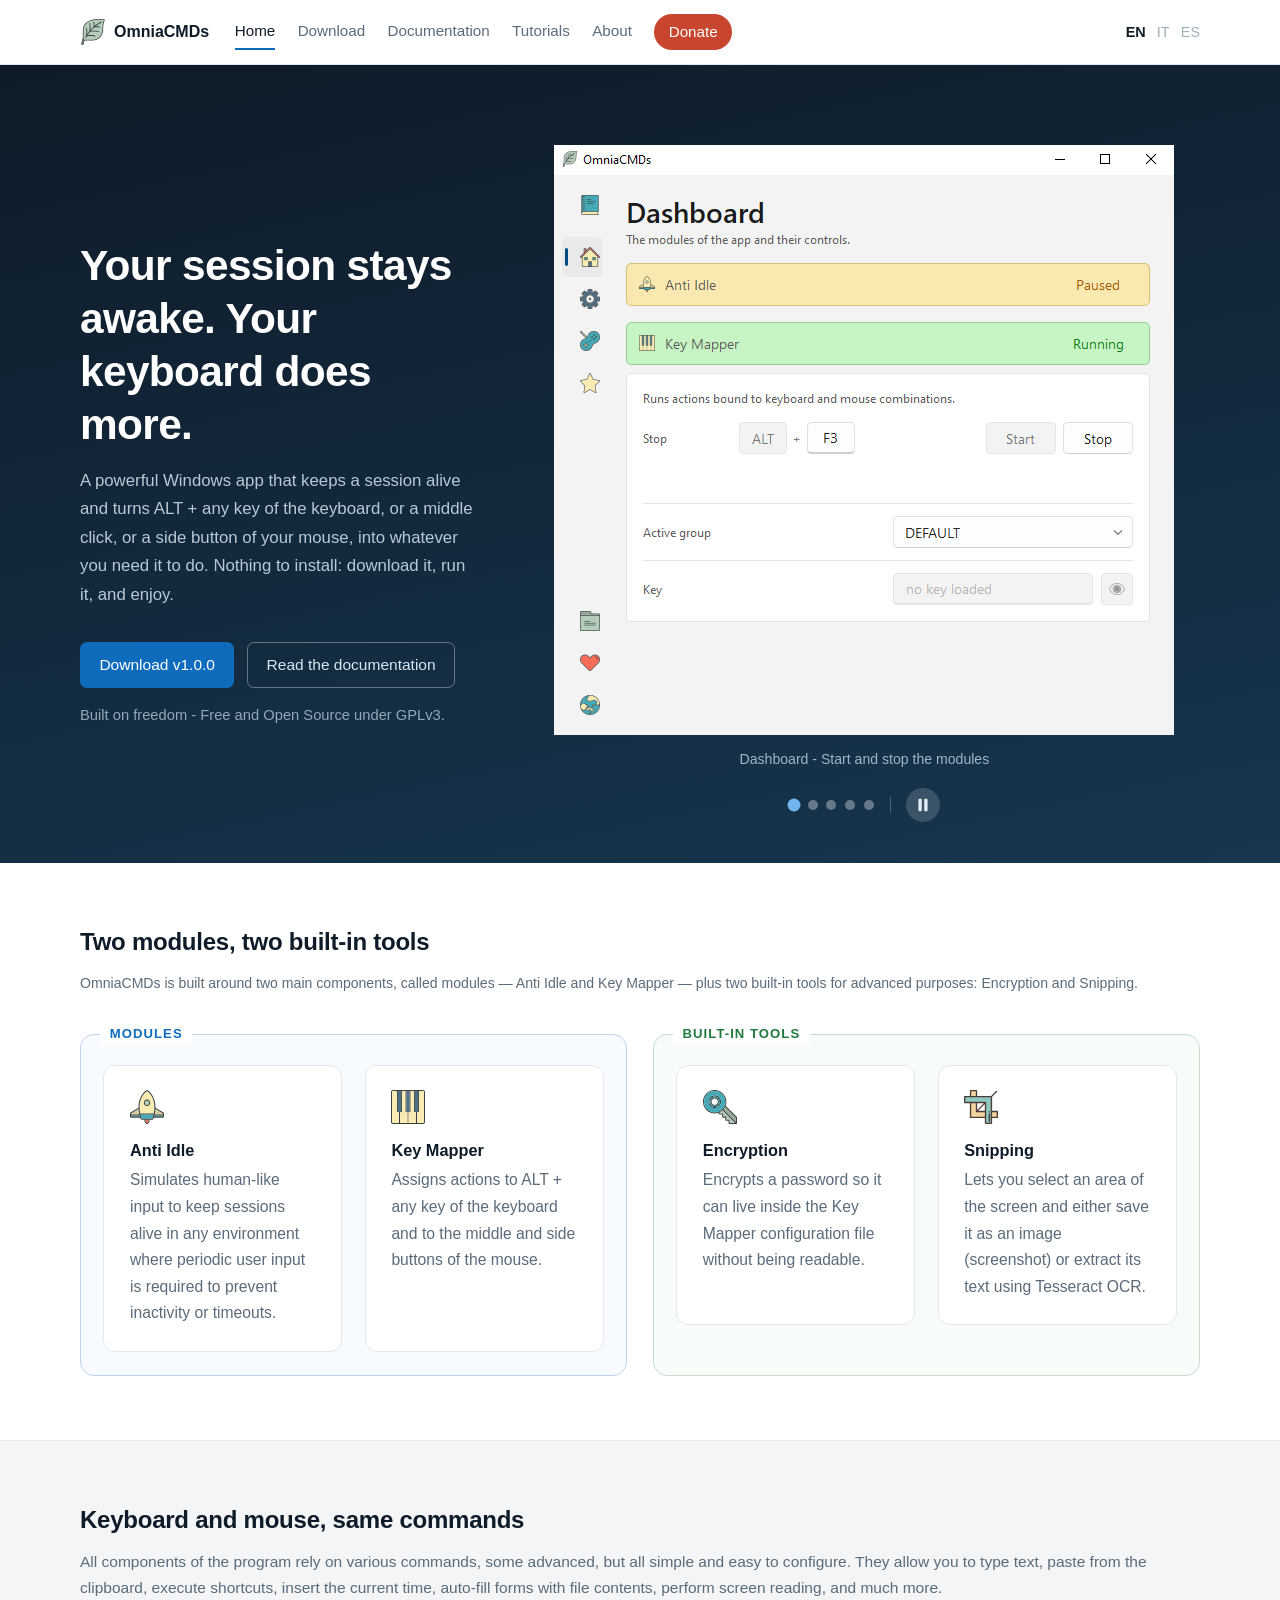
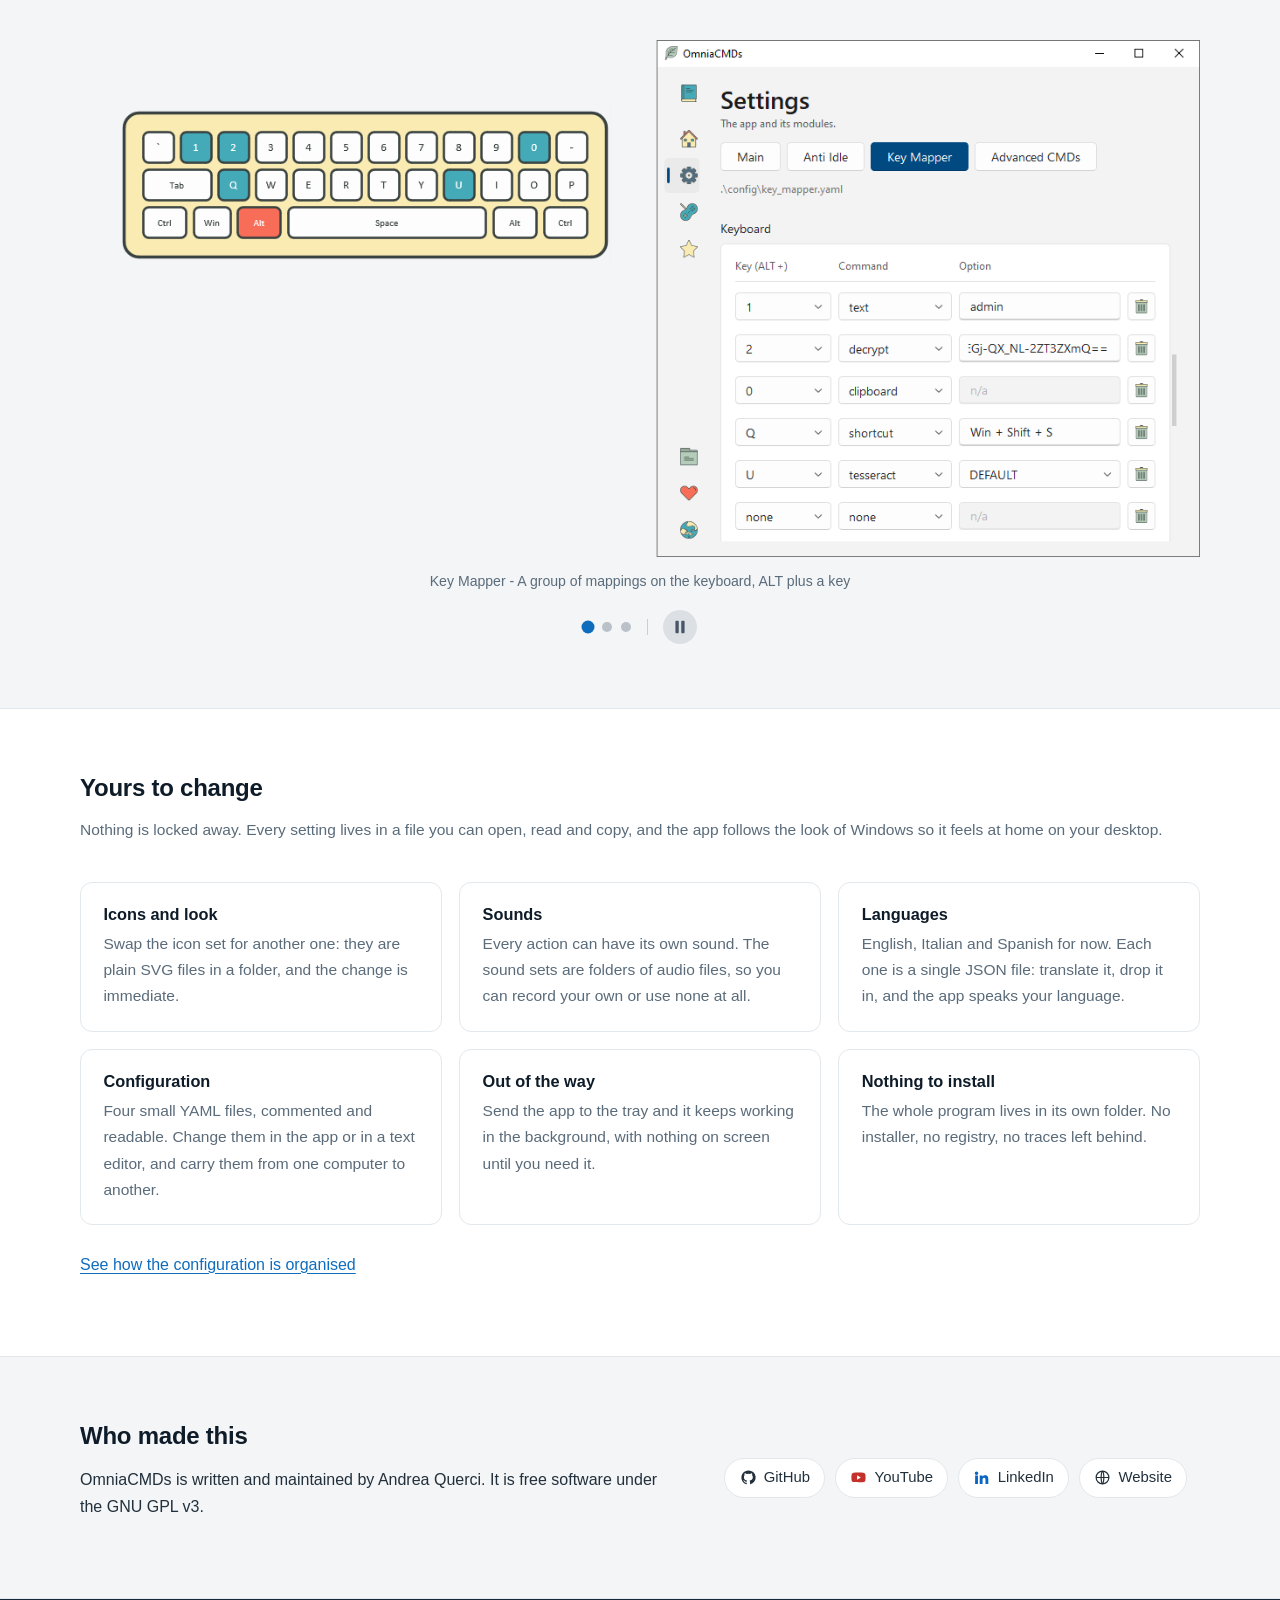
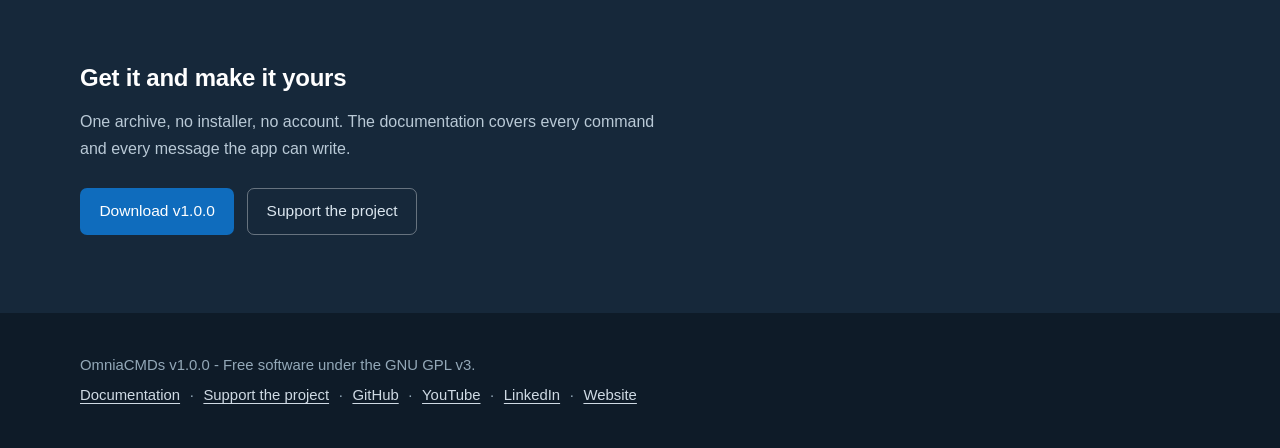
<file: index.html>
<!DOCTYPE html>
<html lang="en">
<head>
<meta charset="utf-8">
<meta name="viewport" content="width=device-width, initial-scale=1">
<title>Home — OmniaCMDs</title>
<meta name="description" content="Keep your Windows session awake and turn ALT + a key into any command.">
<link rel="icon" href="assets/icons/icon.svg">
<link rel="stylesheet" href="assets/style.css">
</head>
<body>
<a class="skip" href="#main">Skip to content</a>
<header class="top"><div class="wrap">
  <a class="brand" href="index.html"><img src="assets/icons/icon.svg" alt=""><span>OmniaCMDs</span></a>
  <nav class="menu"><a href="index.html" aria-current="page">Home</a><a href="download.html">Download</a><a href="docs.html">Documentation</a><a href="tutorials.html">Tutorials</a><a href="about.html">About</a><a href="donate.html">Donate</a></nav>
  <p class="lang"><span aria-current="true">EN</span> <span class="soon" title="Coming soon">IT</span> <span class="soon" title="Coming soon">ES</span></p>
</div></header>
<main id="main">
<section class="hero"><div class="wrap">
  <div>
    <h1>Your session stays awake. Your keyboard does more.</h1>
    <p class="lede">A powerful Windows app that keeps a session alive and turns ALT + any key of the keyboard, or a middle click, or a side button of your mouse, into whatever you need it to do. Nothing to install: download it, run it, and enjoy.</p>
    <p class="hero-actions">
      <a class="button" href="download.html">Download v1.0.0</a>
      <a class="button ghost" href="docs.html">Read the documentation</a>
    </p>
    <p class="small">Built on freedom - Free and Open Source under GPLv3.</p>
  </div>
  <div class="shot carousel" data-every="6000">
    <div class="stage"><div class="track"><figure class="slide" data-caption="Dashboard - Start and stop the modules"><img src="assets/img/shot-1.png" alt="Dashboard - Start and stop the modules"></figure><figure class="slide" data-caption="Anti Idle - Simulates human-like input to keep sessions active"><img src="assets/img/shot-2.png" alt="Anti Idle - Simulates human-like input to keep sessions active"></figure><figure class="slide" data-caption="Key Mapper - Mouse and keyboard mappings"><img src="assets/img/shot-3.png" alt="Key Mapper - Mouse and keyboard mappings"></figure><figure class="slide" data-caption="Decryption - Secure string encryption and decryption"><img src="assets/img/shot-4.png" alt="Decryption - Secure string encryption and decryption"></figure><figure class="slide" data-caption="Snipping - Built-in tool for screen capture and OCR"><img src="assets/img/shot-5.png" alt="Snipping - Built-in tool for screen capture and OCR"></figure></div><span class="hint left" aria-hidden="true"><svg viewBox="0 0 24 24" fill="none" stroke="currentColor" stroke-width="2.2" stroke-linecap="round" stroke-linejoin="round"><path d="M15 5l-7 7 7 7"/></svg></span><span class="hint right" aria-hidden="true"><svg viewBox="0 0 24 24" fill="none" stroke="currentColor" stroke-width="2.2" stroke-linecap="round" stroke-linejoin="round"><path d="M9 5l7 7-7 7"/></svg></span></div>
    <p class="said"></p>
    <p class="dots"><button type="button" aria-label="Dashboard - Start and stop the modules"></button><button type="button" aria-label="Anti Idle - Simulates human-like input to keep sessions active"></button><button type="button" aria-label="Key Mapper - Mouse and keyboard mappings"></button><button type="button" aria-label="Decryption - Secure string encryption and decryption"></button><button type="button" aria-label="Snipping - Built-in tool for screen capture and OCR"></button><button class="hold" type="button" aria-label="Pause or resume the slideshow"><svg class="two" viewBox="0 0 24 24" fill="currentColor" aria-hidden="true"><rect x="6.5" y="4.5" width="4" height="15" rx="1.2"/><rect x="13.5" y="4.5" width="4" height="15" rx="1.2"/></svg><svg class="one" viewBox="0 0 24 24" fill="currentColor" aria-hidden="true"><path d="M8 5.5l11 6.5-11 6.5z"/></svg></button></p>
  </div>
</div></section>

<section class="band"><div class="wrap">
  <div class="head one-line">
    <h2>Two modules, two built-in tools</h2>
    <p>OmniaCMDs is built around two main components, called modules &mdash; Anti&nbsp;Idle and Key&nbsp;Mapper &mdash; plus two built-in tools for advanced purposes: Encryption and Snipping.</p>
  </div>
  <div class="families"><section class="family modules"><p class="tag">Modules</p><div class="grid two"><article class="feature"><img src="assets/icons/anti_idle.svg" alt=""><h3>Anti Idle</h3><p>Simulates human-like input to keep sessions alive in any environment where periodic user input is required to prevent inactivity or timeouts.</p></article><article class="feature"><img src="assets/icons/key_mapper.svg" alt=""><h3>Key Mapper</h3><p>Assigns actions to ALT + any key of the keyboard and to the middle and side buttons of the mouse.</p></article></div></section><section class="family tools"><p class="tag">Built-in tools</p><div class="grid two"><article class="feature"><img src="assets/icons/decrypt.svg" alt=""><h3>Encryption</h3><p>Encrypts a password so it can live inside the Key Mapper configuration file without being readable.</p></article><article class="feature"><img src="assets/icons/snipping.svg" alt=""><h3>Snipping</h3><p>Lets you select an area of the screen and either save it as an image (screenshot) or extract its text using Tesseract OCR.</p></article></div></section></div>
</div></section>

<section class="band mist"><div class="wrap">
  <div class="head">
    <h2>Keyboard and mouse, same commands</h2>
    <p>All components of the program rely on various commands, some advanced, but all simple and easy to configure. They allow you to type text, paste from the clipboard, execute shortcuts, insert the current time, auto-fill forms with file contents, perform screen reading, and much more.</p>
  </div>
  <div class="carousel wide" data-every="6000">
    <div class="stage"><div class="track"><figure class="slide" data-caption="Key Mapper - A group of mappings on the keyboard, ALT plus a key"><img class="drawing" src="assets/img/keyboard.png" alt="Key Mapper - A group of mappings on the keyboard, ALT plus a key"></figure><figure class="slide" data-caption="Key Mapper - The same group, on the five mouse buttons"><img class="drawing" src="assets/img/mouse.png" alt="Key Mapper - The same group, on the five mouse buttons"></figure><figure class="slide" data-caption="Anti Idle - A list of actions, repeated at the interval you set"><img class="drawing" src="assets/img/antiidle.png" alt="Anti Idle - A list of actions, repeated at the interval you set"></figure></div><span class="hint left" aria-hidden="true"><svg viewBox="0 0 24 24" fill="none" stroke="currentColor" stroke-width="2.2" stroke-linecap="round" stroke-linejoin="round"><path d="M15 5l-7 7 7 7"/></svg></span><span class="hint right" aria-hidden="true"><svg viewBox="0 0 24 24" fill="none" stroke="currentColor" stroke-width="2.2" stroke-linecap="round" stroke-linejoin="round"><path d="M9 5l7 7-7 7"/></svg></span></div>
    <p class="said"></p>
    <p class="dots">
      <button type="button" aria-label="Key Mapper - A group of mappings on the keyboard, ALT plus a key"></button>
      <button type="button" aria-label="Key Mapper - The same group, on the five mouse buttons"></button>
      <button type="button" aria-label="Anti Idle - A list of actions, repeated at the interval you set"></button>
      <button class="hold" type="button" aria-label="Pause or resume the slideshow"><svg class="two" viewBox="0 0 24 24" fill="currentColor" aria-hidden="true"><rect x="6.5" y="4.5" width="4" height="15" rx="1.2"/><rect x="13.5" y="4.5" width="4" height="15" rx="1.2"/></svg><svg class="one" viewBox="0 0 24 24" fill="currentColor" aria-hidden="true"><path d="M8 5.5l11 6.5-11 6.5z"/></svg></button>
    </p>
  </div>
</div></section>

<section class="band"><div class="wrap">
  <div class="head">
    <h2>Yours to change</h2>
    <p>Nothing is locked away. Every setting lives in a file you can open, read and copy, and the app follows the look of Windows so it feels at home on your desktop.</p>
  </div>
  <div class="grid three"><article class="freedom"><h3>Icons and look</h3><p>Swap the icon set for another one: they are plain SVG files in a folder, and the change is immediate.</p></article><article class="freedom"><h3>Sounds</h3><p>Every action can have its own sound. The sound sets are folders of audio files, so you can record your own or use none at all.</p></article><article class="freedom"><h3>Languages</h3><p>English, Italian and Spanish for now. Each one is a single JSON file: translate it, drop it in, and the app speaks your language.</p></article><article class="freedom"><h3>Configuration</h3><p>Four small YAML files, commented and readable. Change them in the app or in a text editor, and carry them from one computer to another.</p></article><article class="freedom"><h3>Out of the way</h3><p>Send the app to the tray and it keeps working in the background, with nothing on screen until you need it.</p></article><article class="freedom"><h3>Nothing to install</h3><p>The whole program lives in its own folder. No installer, no registry, no traces left behind.</p></article></div>
  <p class="more"><a href="docs.html">See how the configuration is organised</a></p>
</div></section>

<section class="band mist"><div class="wrap credits">
  <div>
    <h2>Who made this</h2>
    <p>OmniaCMDs is written and maintained by Andrea Querci. It is free software under the GNU GPL v3.</p>
  </div>
  <ul class="social"><li><a href="https://github.com/" rel="noreferrer"><img src="assets/icons/github.svg" alt="">GitHub</a></li><li><a href="https://youtube.com/" rel="noreferrer"><img src="assets/icons/youtube.svg" alt="">YouTube</a></li><li><a href="https://linkedin.com/" rel="noreferrer"><img src="assets/icons/linkedin.svg" alt="">LinkedIn</a></li><li><a href="https://querci.ovh/" rel="noreferrer"><img src="assets/icons/website.svg" alt="">Website</a></li></ul>
</div></section>
<section class="cta"><div class="wrap">
  <h2>Get it and make it yours</h2>
  <p>One archive, no installer, no account. The documentation covers every command and every message the app can write.</p>
  <p class="actions">
    <a class="button" href="download.html">Download v1.0.0</a>
    <a class="button ghost" href="donate.html">Support the project</a>
  </p>
</div></section>
</main>
<script src="assets/carousel.js"></script>
<footer class="foot"><div class="wrap">
  <p>OmniaCMDs v1.0.0 - Free software under the GNU GPL v3.</p>
  <p class="foot-links"><a href="docs.html">Documentation</a> · <a href="donate.html">Support the project</a> · <a href="https://github.com/" rel="noreferrer">GitHub</a> · <a href="https://youtube.com/" rel="noreferrer">YouTube</a> · <a href="https://linkedin.com/" rel="noreferrer">LinkedIn</a> · <a href="https://querci.ovh/" rel="noreferrer">Website</a></p>
</div></footer>
</body>
</html>
</file>
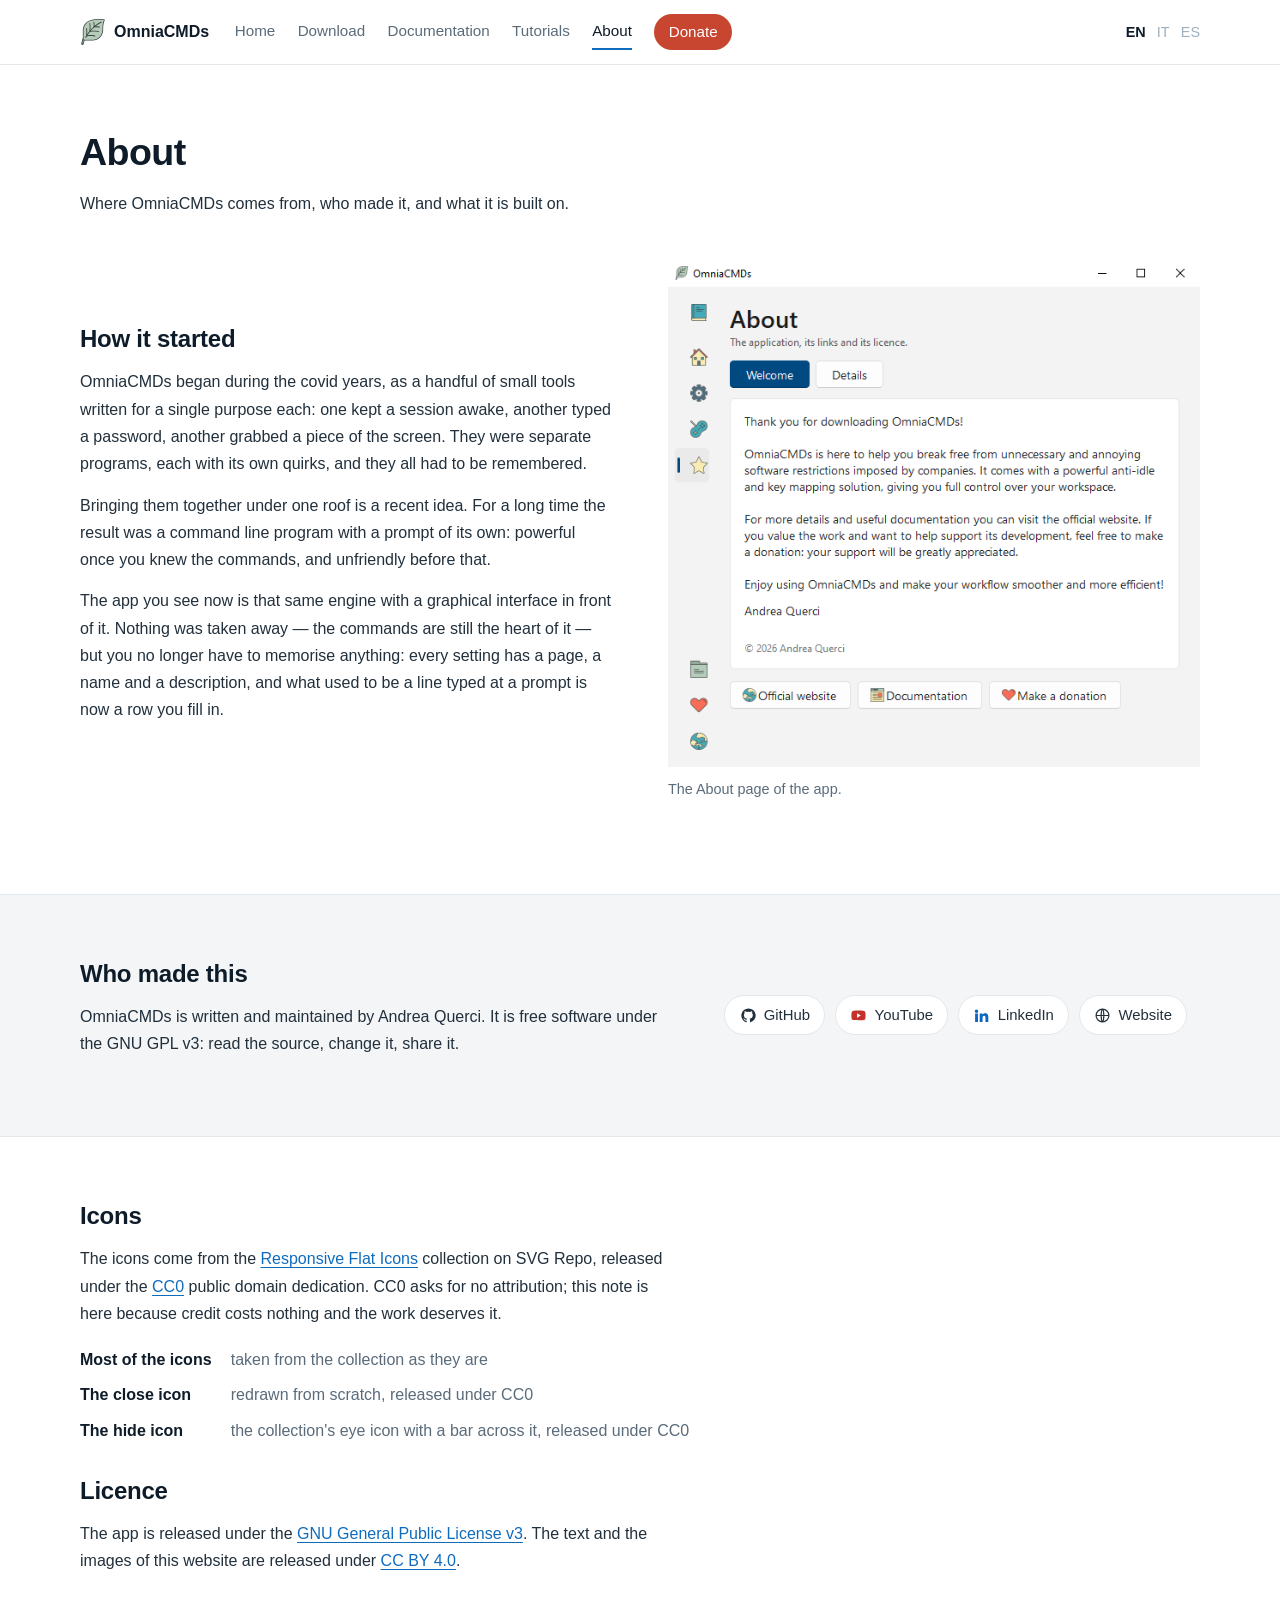
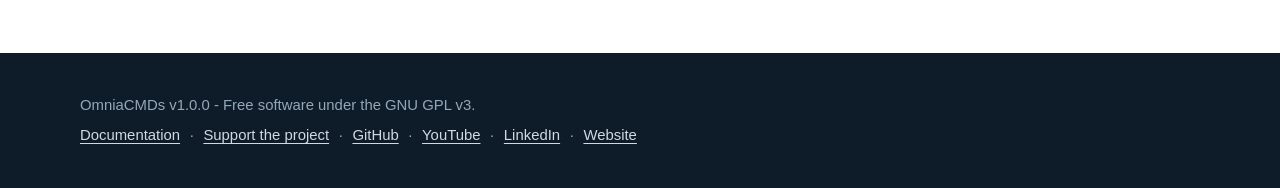
<file: about.html>
<!DOCTYPE html>
<html lang="en">
<head>
<meta charset="utf-8">
<meta name="viewport" content="width=device-width, initial-scale=1">
<title>About — OmniaCMDs</title>
<meta name="description" content="Keep your Windows session awake and turn ALT + a key into any command.">
<link rel="icon" href="assets/icons/icon.svg">
<link rel="stylesheet" href="assets/style.css">
</head>
<body>
<a class="skip" href="#main">Skip to content</a>
<header class="top"><div class="wrap">
  <a class="brand" href="index.html"><img src="assets/icons/icon.svg" alt=""><span>OmniaCMDs</span></a>
  <nav class="menu"><a href="index.html">Home</a><a href="download.html">Download</a><a href="docs.html">Documentation</a><a href="tutorials.html">Tutorials</a><a href="about.html" aria-current="page">About</a><a href="donate.html">Donate</a></nav>
  <p class="lang"><span aria-current="true">EN</span> <span class="soon" title="Coming soon">IT</span> <span class="soon" title="Coming soon">ES</span></p>
</div></header>
<main id="main">
<section class="band"><div class="wrap">
  <h1>About</h1>
  <p class="lede">Where OmniaCMDs comes from, who made it, and what it is built on.</p>
  <div class="split">
    <div><h2>How it started</h2><p>OmniaCMDs began during the covid years, as a handful of small tools written for a single purpose each: one kept a session awake, another typed a password, another grabbed a piece of the screen. They were separate programs, each with its own quirks, and they all had to be remembered.</p><p>Bringing them together under one roof is a recent idea. For a long time the result was a command line program with a prompt of its own: powerful once you knew the commands, and unfriendly before that.</p><p>The app you see now is that same engine with a graphical interface in front of it. Nothing was taken away — the commands are still the heart of it — but you no longer have to memorise anything: every setting has a page, a name and a description, and what used to be a line typed at a prompt is now a row you fill in.</p></div>
    <div><figure class="shot"><img src="assets/img/doc-about.png" alt="The About page of the app." loading="lazy">
      <figcaption>The About page of the app.</figcaption></figure></div>
  </div>
</div></section>

<section class="band mist"><div class="wrap credits">
  <div>
    <h2>Who made this</h2>
    <p>OmniaCMDs is written and maintained by Andrea Querci. It is free software under the GNU GPL v3: read the source, change it, share it.</p>
  </div>
  <ul class="social"><li><a href="https://github.com/" rel="noreferrer"><img src="assets/icons/github.svg" alt="">GitHub</a></li><li><a href="https://youtube.com/" rel="noreferrer"><img src="assets/icons/youtube.svg" alt="">YouTube</a></li><li><a href="https://linkedin.com/" rel="noreferrer"><img src="assets/icons/linkedin.svg" alt="">LinkedIn</a></li><li><a href="https://querci.ovh/" rel="noreferrer"><img src="assets/icons/website.svg" alt="">Website</a></li></ul>
</div></section>

<section class="band"><div class="wrap">
  <h2>Icons</h2>
  <p>The icons come from the <a href='https://www.svgrepo.com/collection/responsive-flat-icons/' rel='noreferrer'>Responsive Flat Icons</a> collection on SVG Repo, released under the <a href='https://creativecommons.org/publicdomain/zero/1.0/' rel='noreferrer'>CC0</a> public domain dedication. CC0 asks for no attribution; this note is here because credit costs nothing and the work deserves it.</p>
  <dl class="notes"><dt>Most of the icons</dt><dd>taken from the collection as they are</dd><dt>The close icon</dt><dd>redrawn from scratch, released under CC0</dd><dt>The hide icon</dt><dd>the collection's eye icon with a bar across it, released under CC0</dd></dl>
  <h2>Licence</h2>
  <p>The app is released under the <a href='https://www.gnu.org/licenses/gpl-3.0.html' rel='noreferrer'>GNU General Public License v3</a>. The text and the images of this website are released under <a href='https://creativecommons.org/licenses/by/4.0/' rel='noreferrer'>CC BY 4.0</a>.</p>
</div></section>
</main>

<footer class="foot"><div class="wrap">
  <p>OmniaCMDs v1.0.0 - Free software under the GNU GPL v3.</p>
  <p class="foot-links"><a href="docs.html">Documentation</a> · <a href="donate.html">Support the project</a> · <a href="https://github.com/" rel="noreferrer">GitHub</a> · <a href="https://youtube.com/" rel="noreferrer">YouTube</a> · <a href="https://linkedin.com/" rel="noreferrer">LinkedIn</a> · <a href="https://querci.ovh/" rel="noreferrer">Website</a></p>
</div></footer>
</body>
</html>
</file>
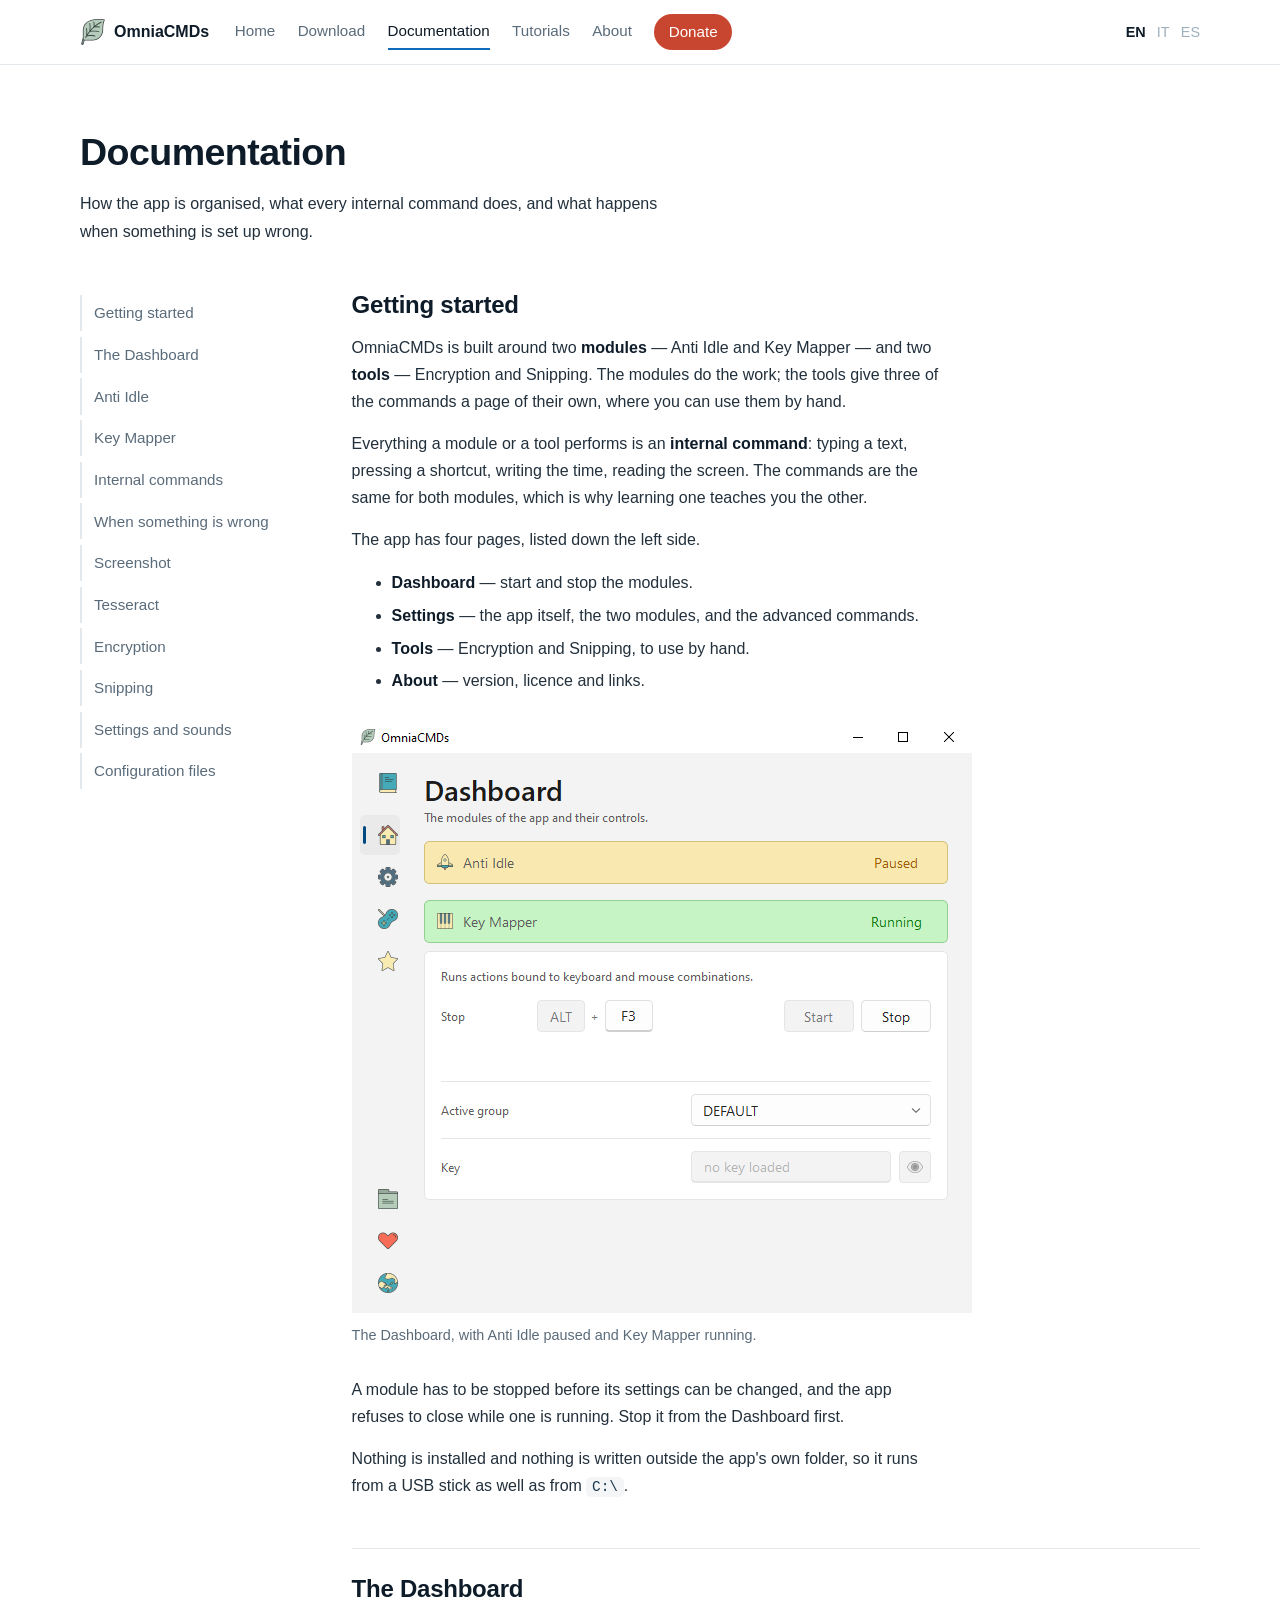
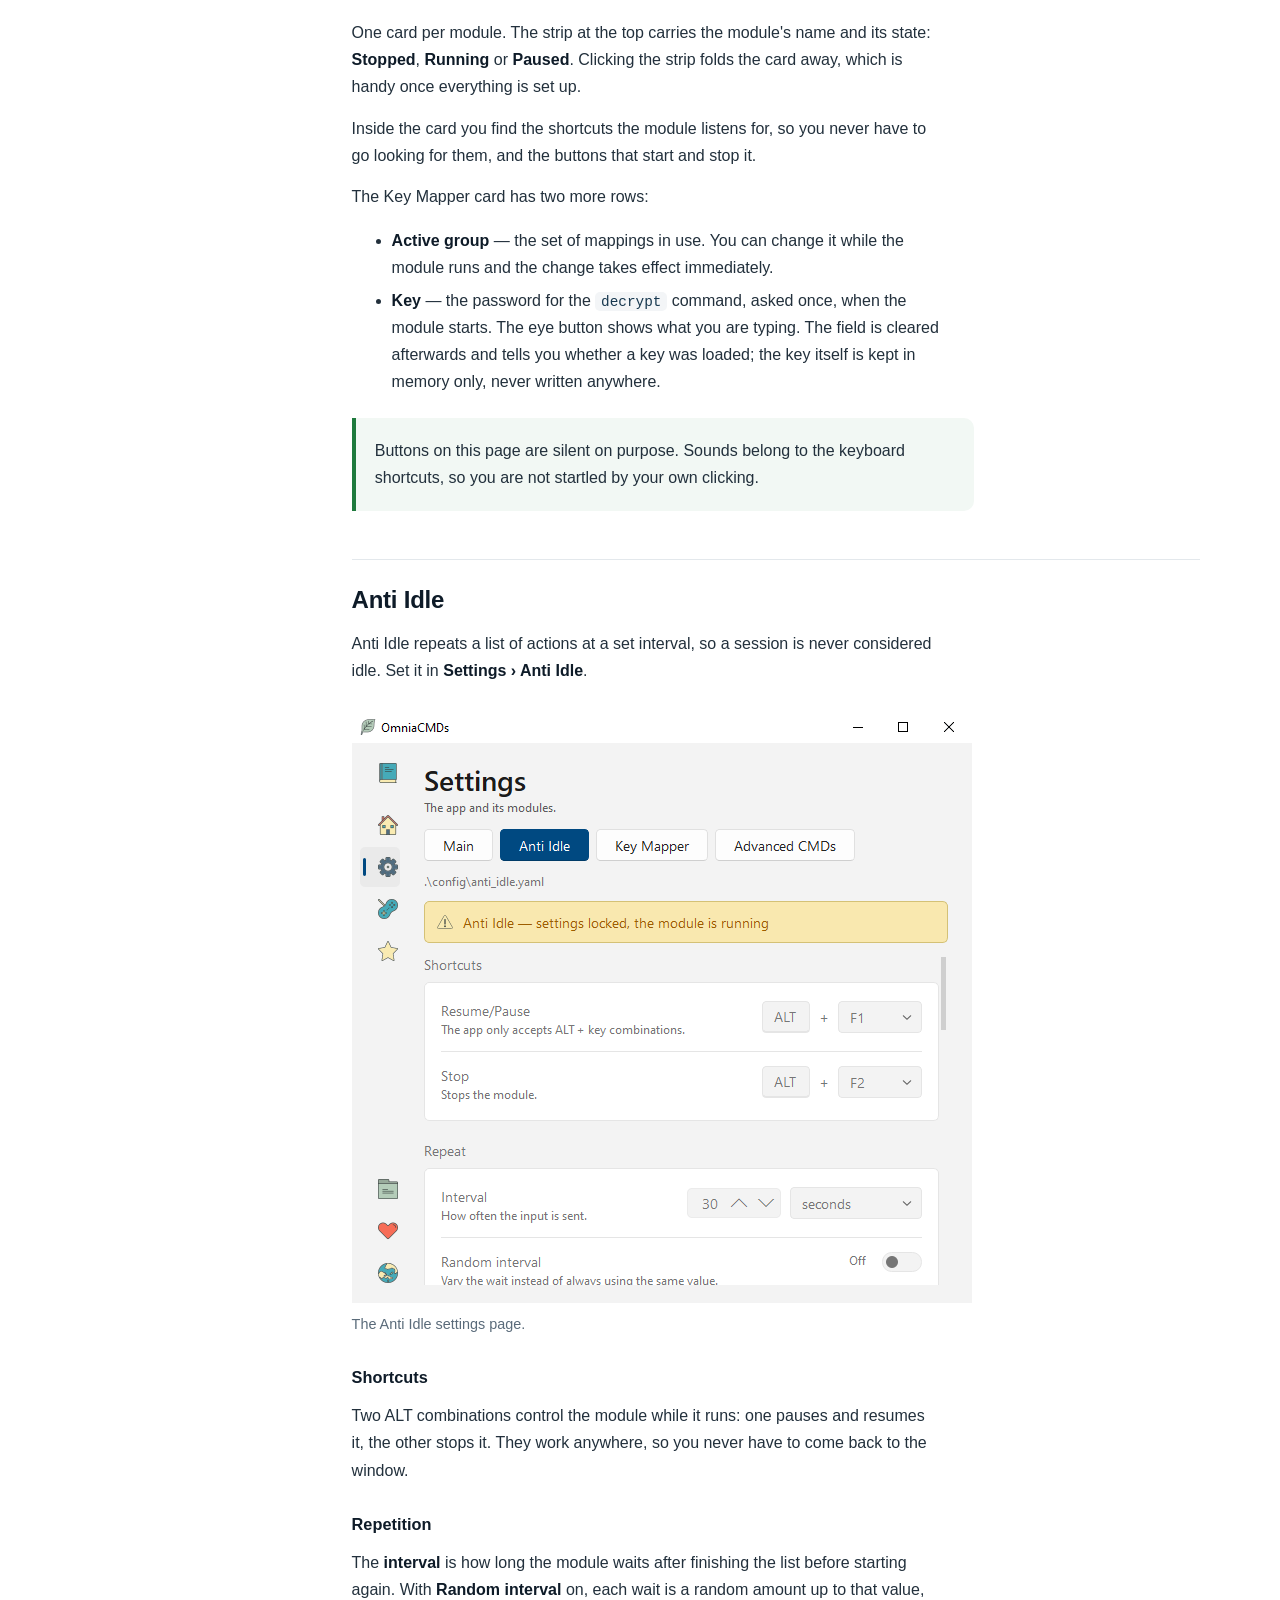
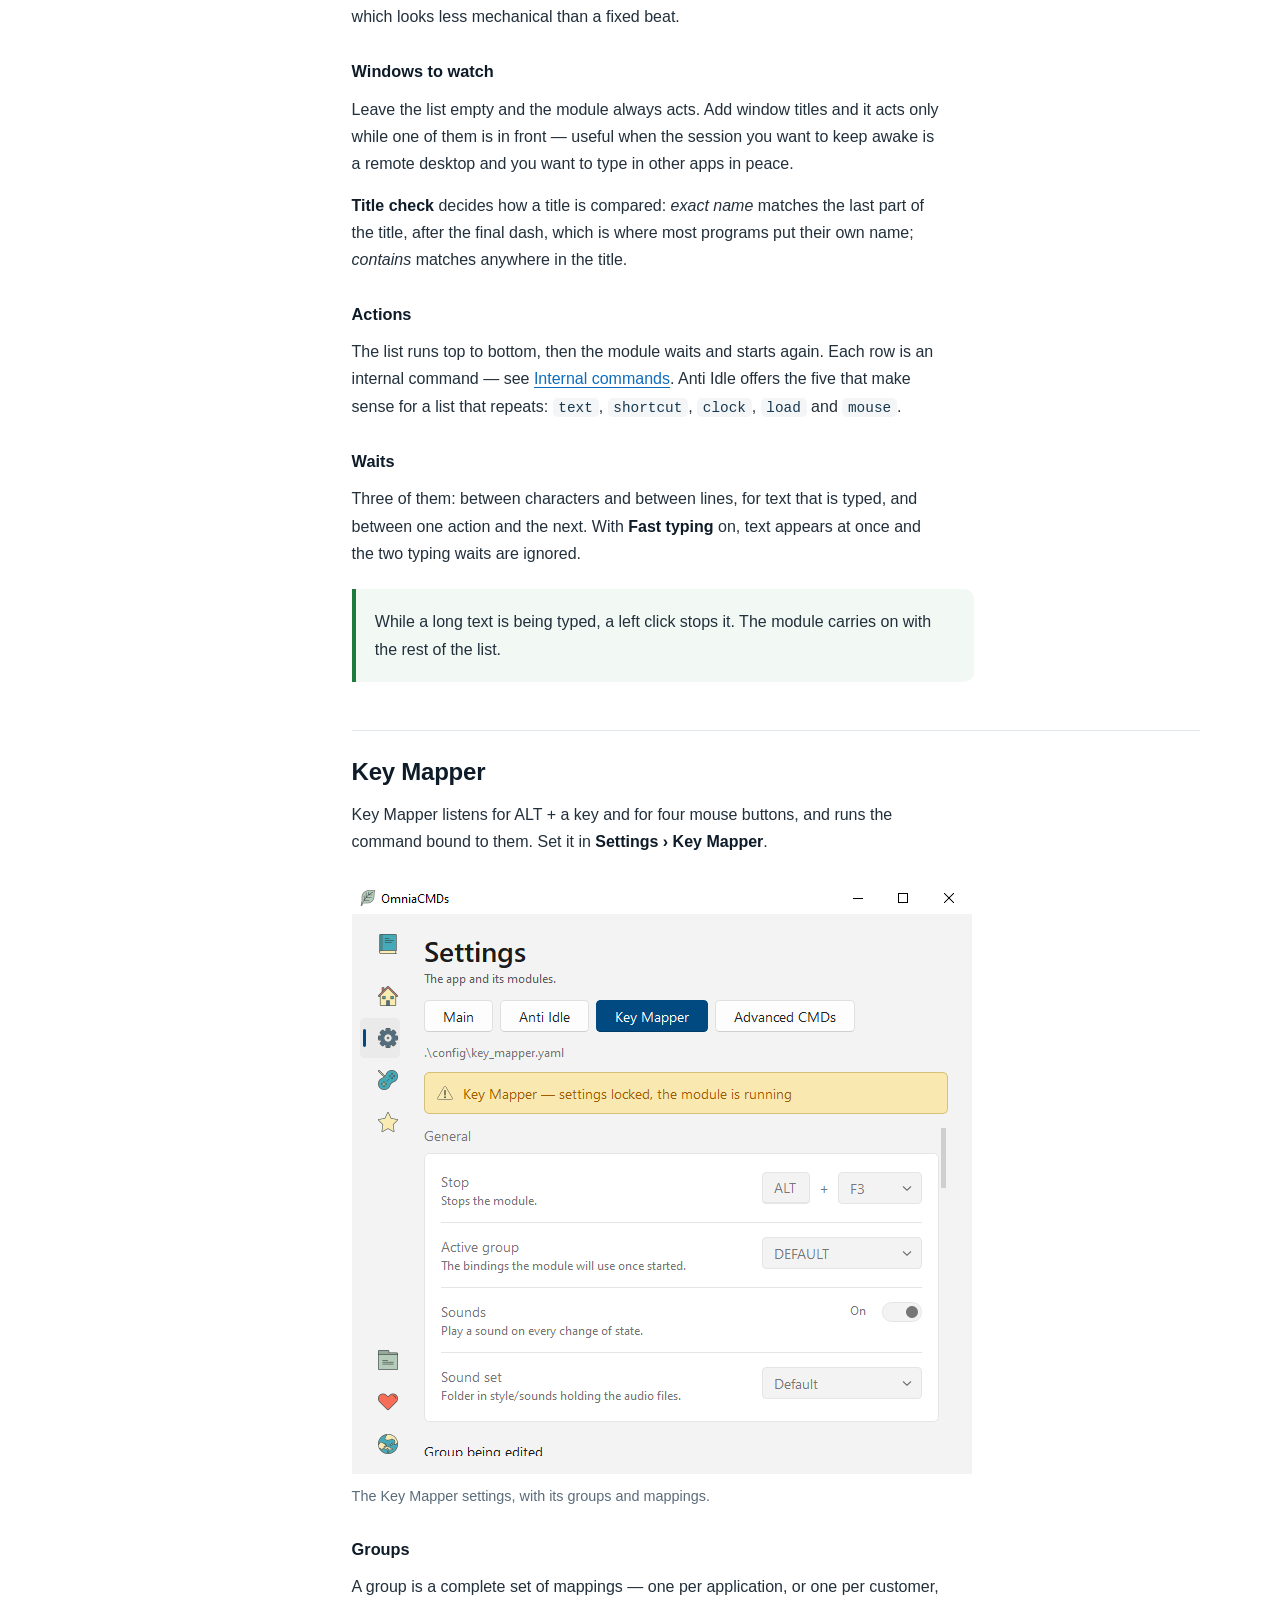
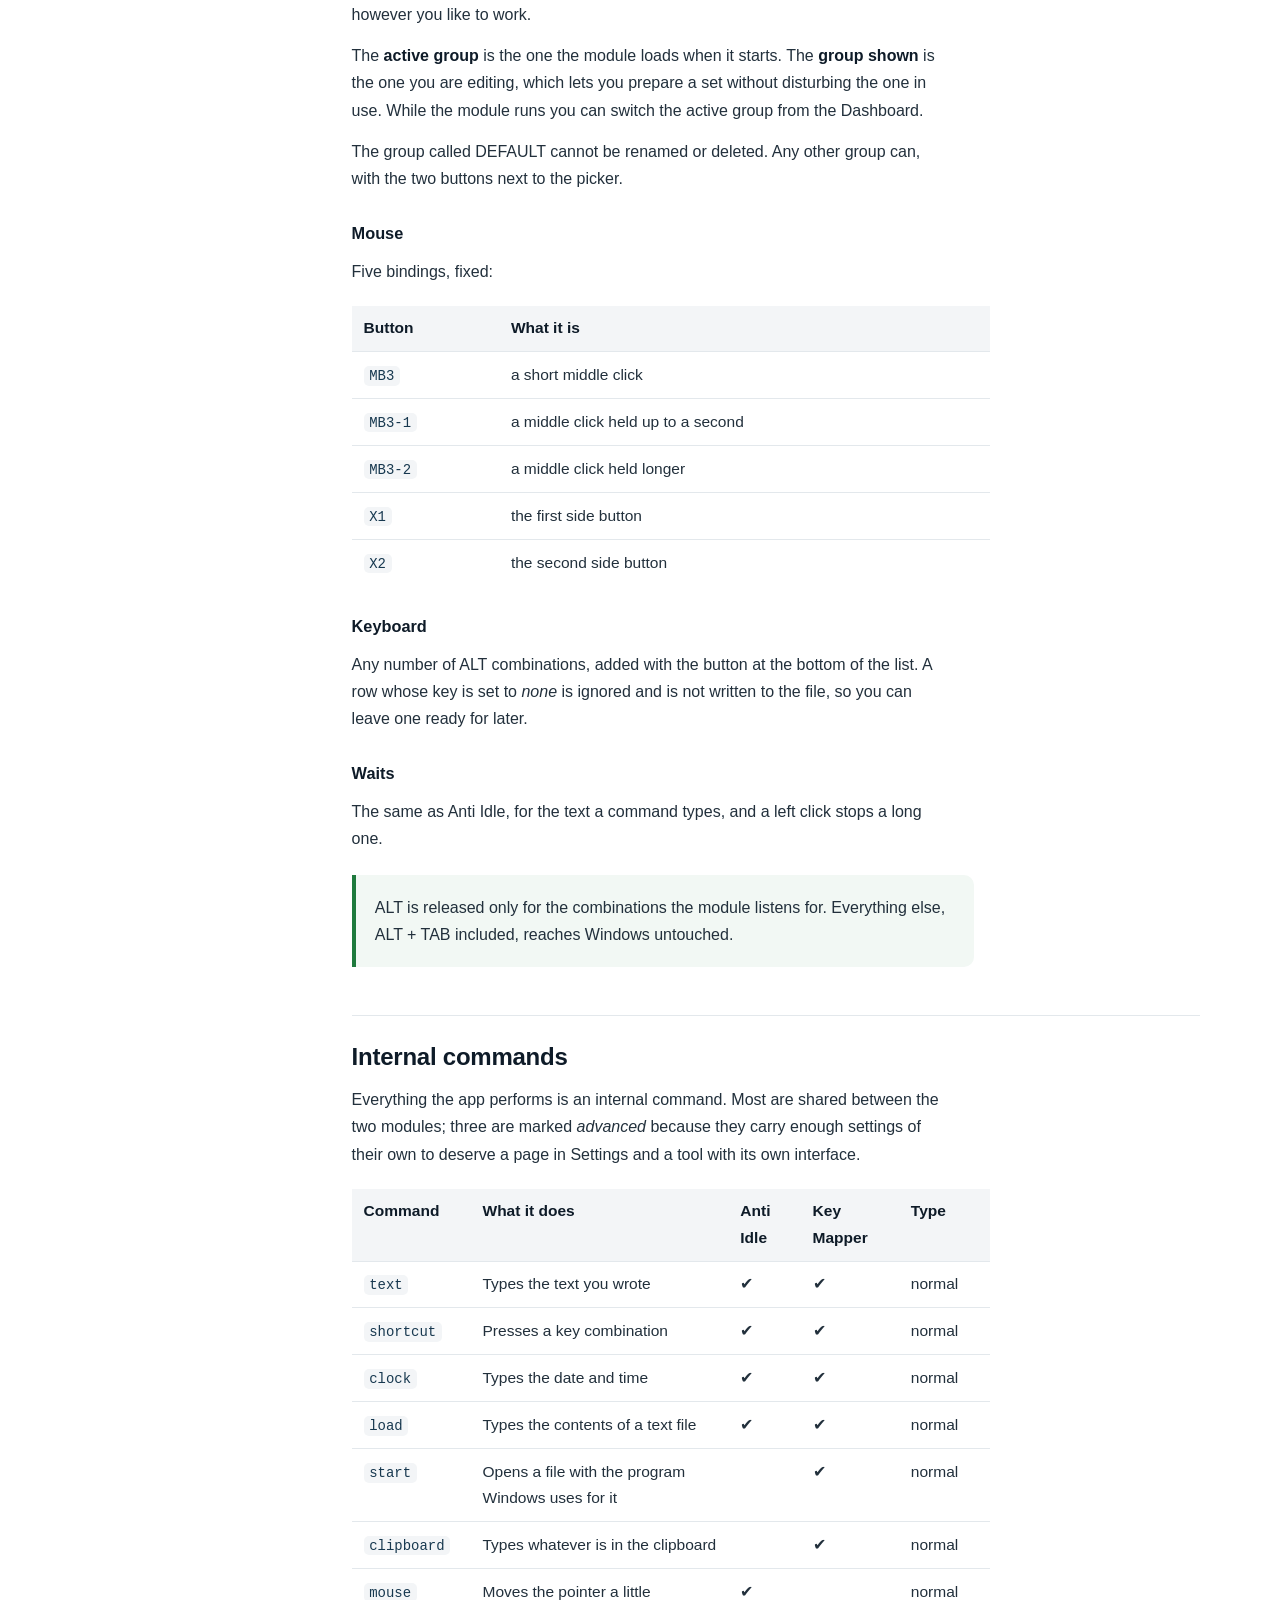
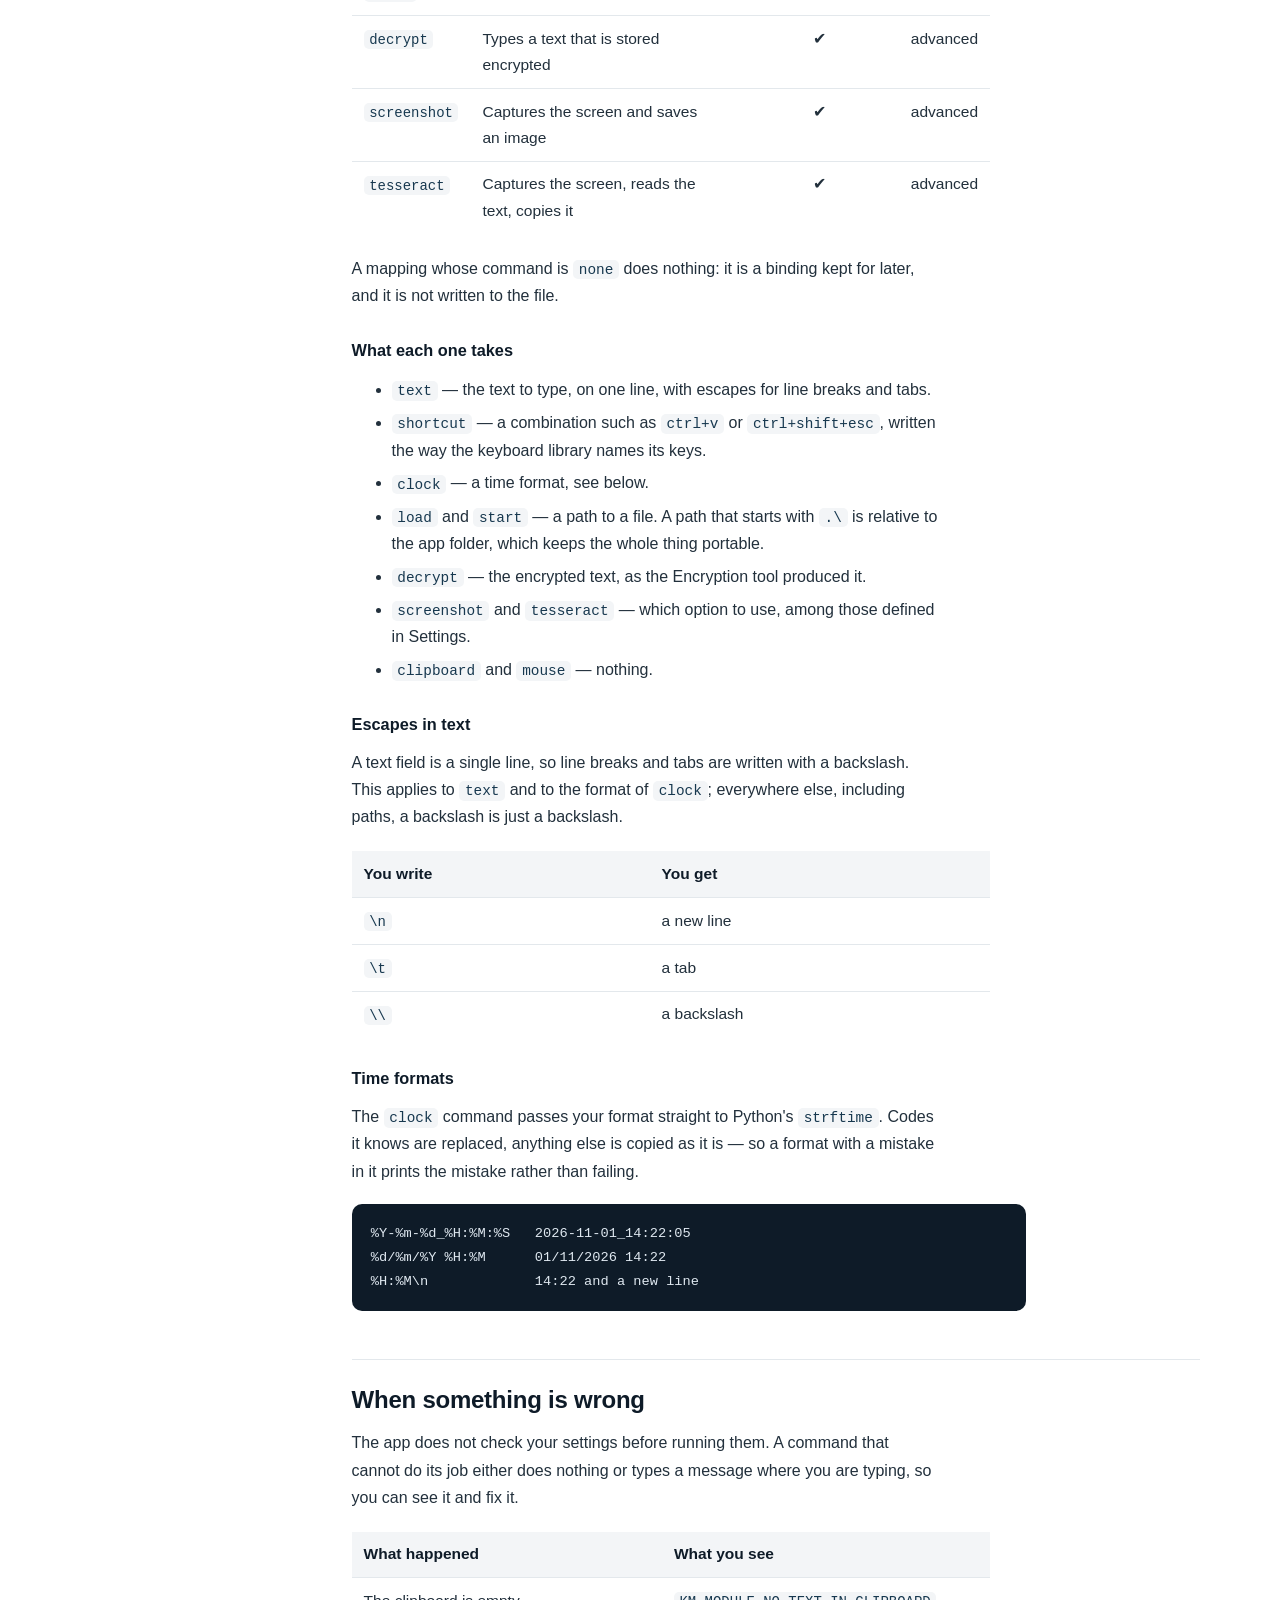
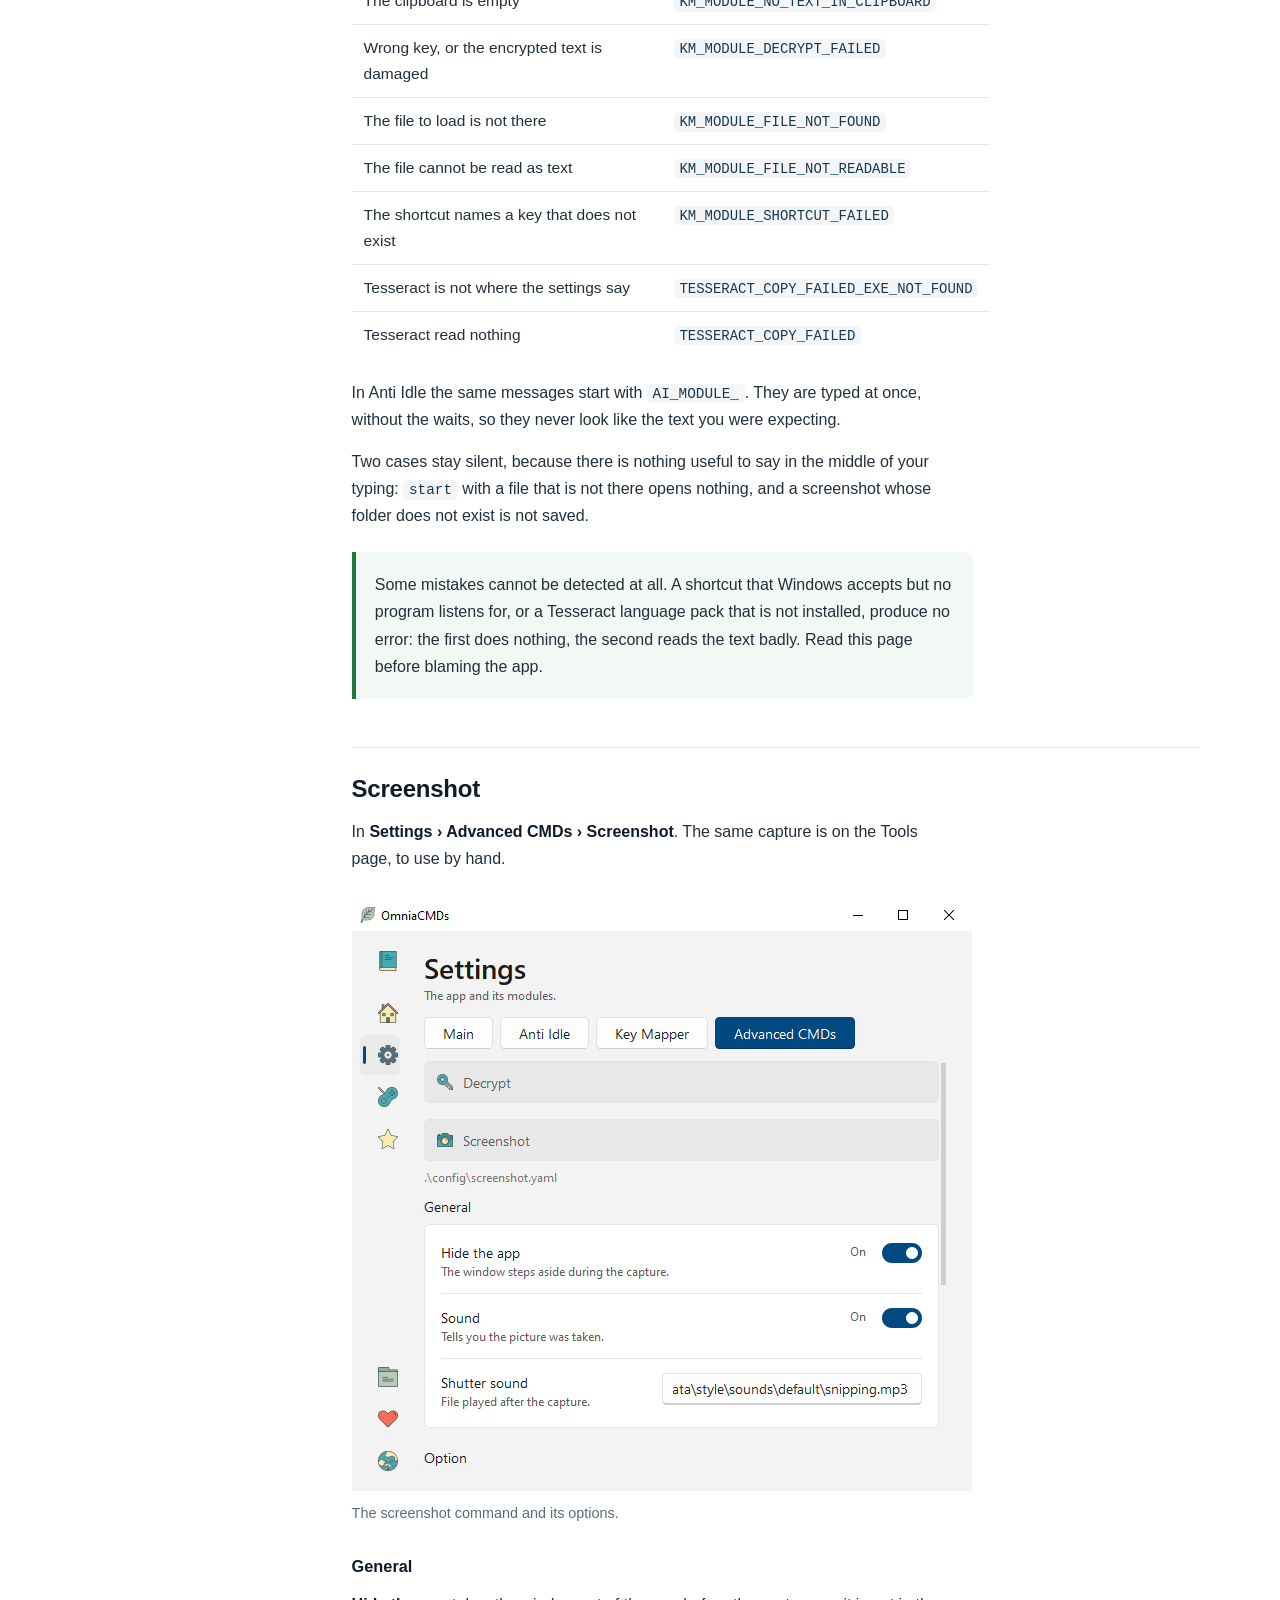
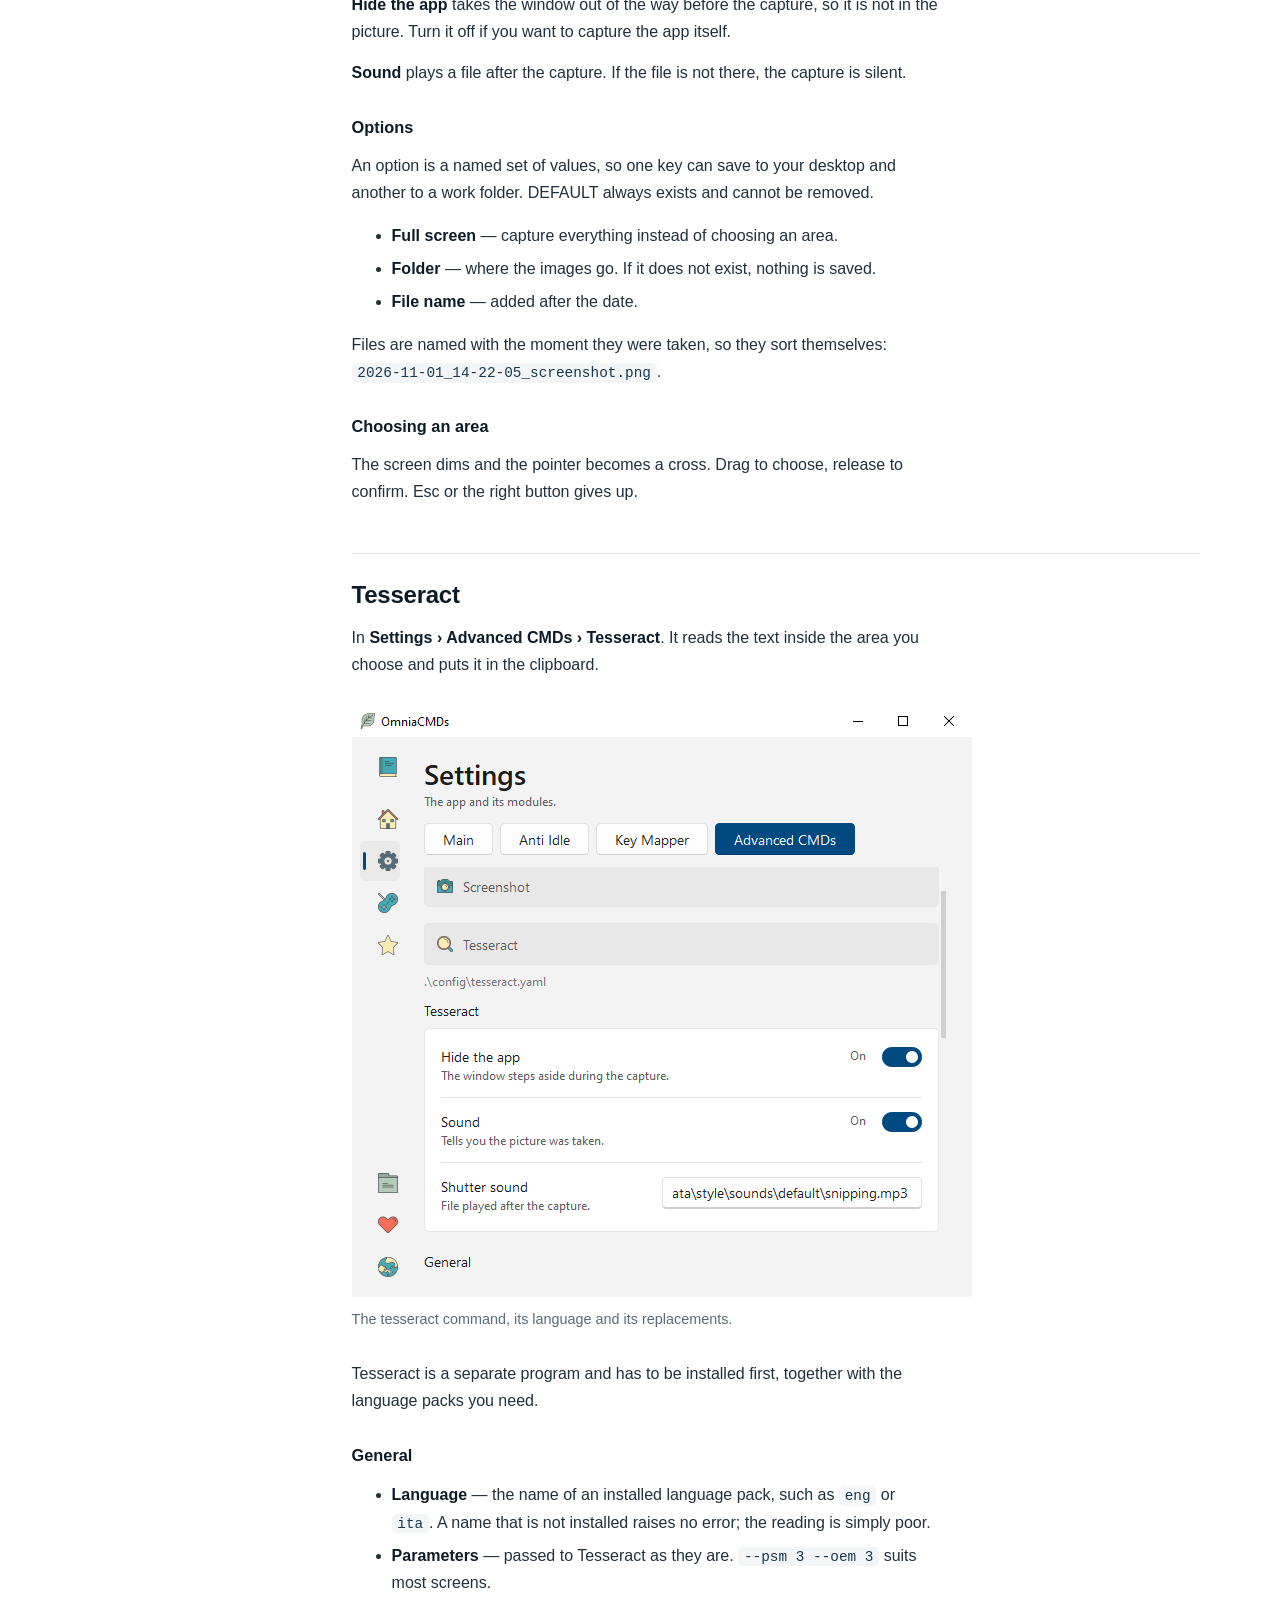
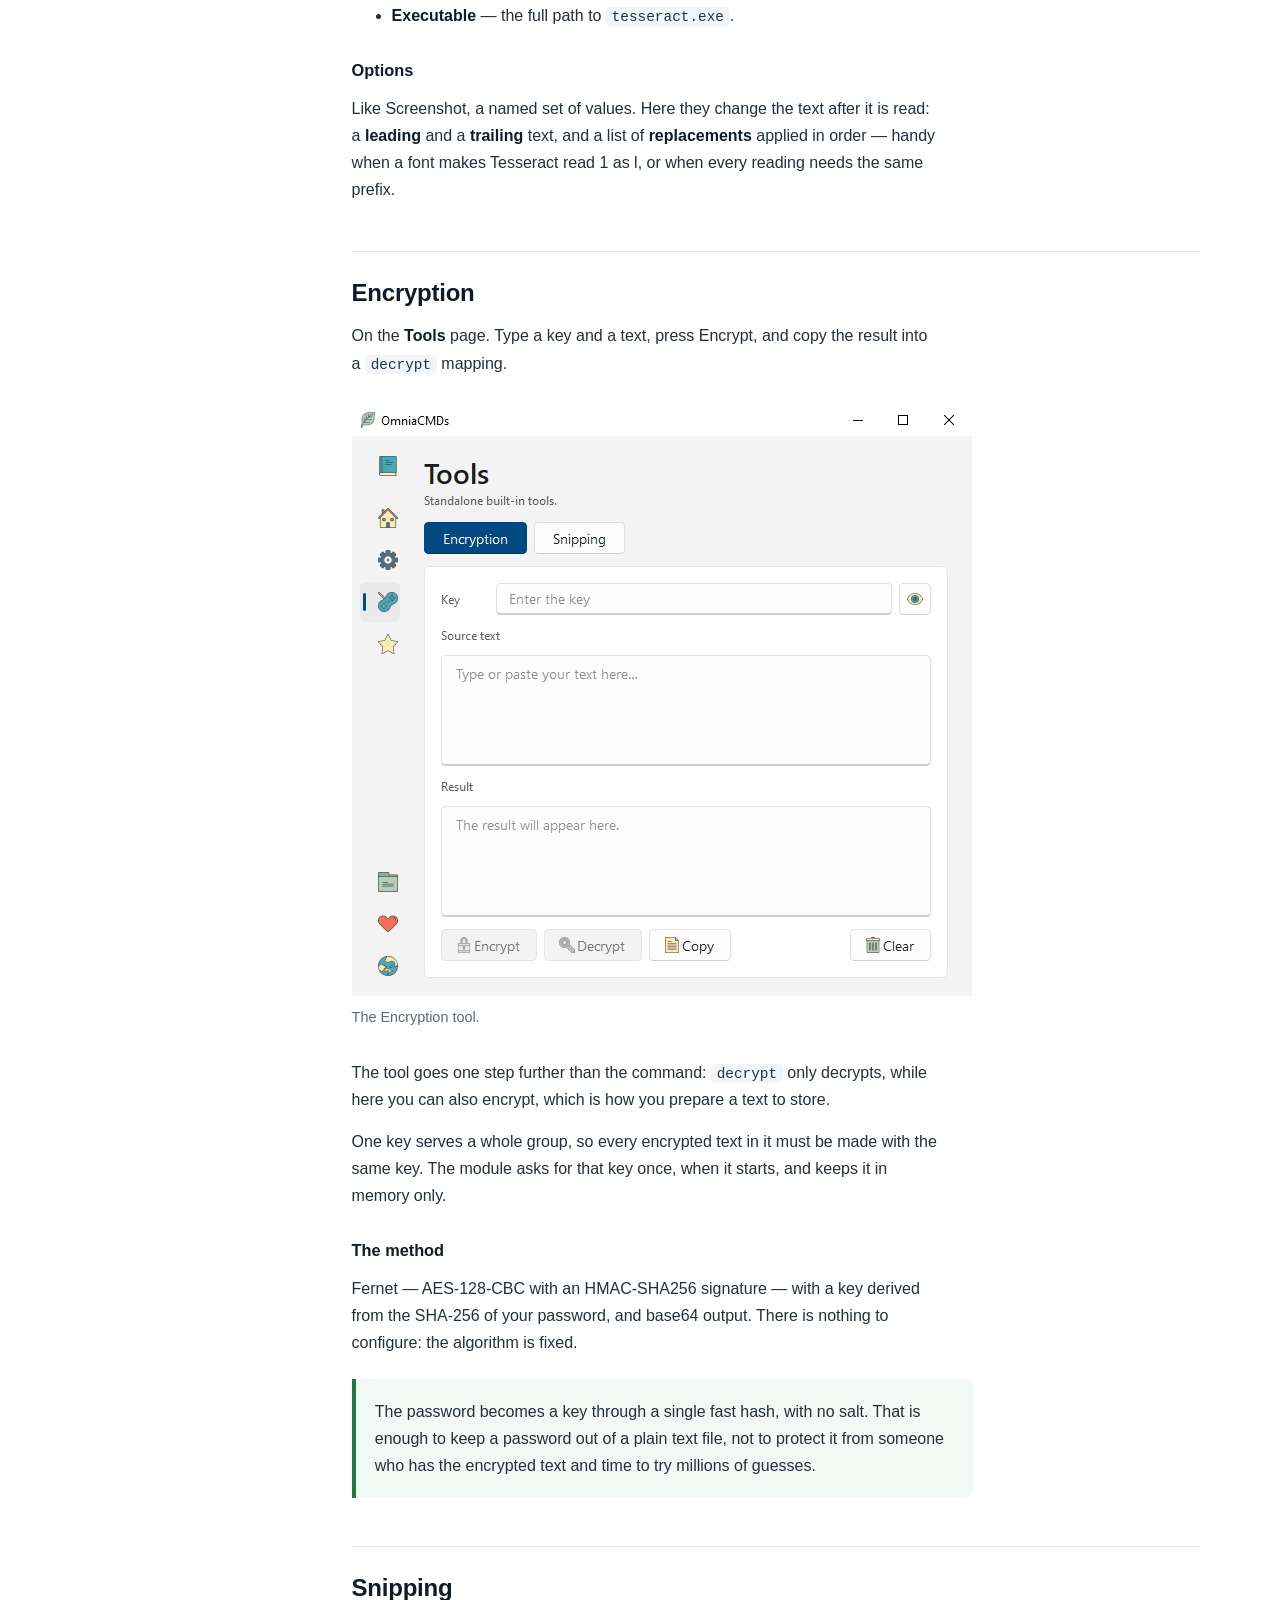
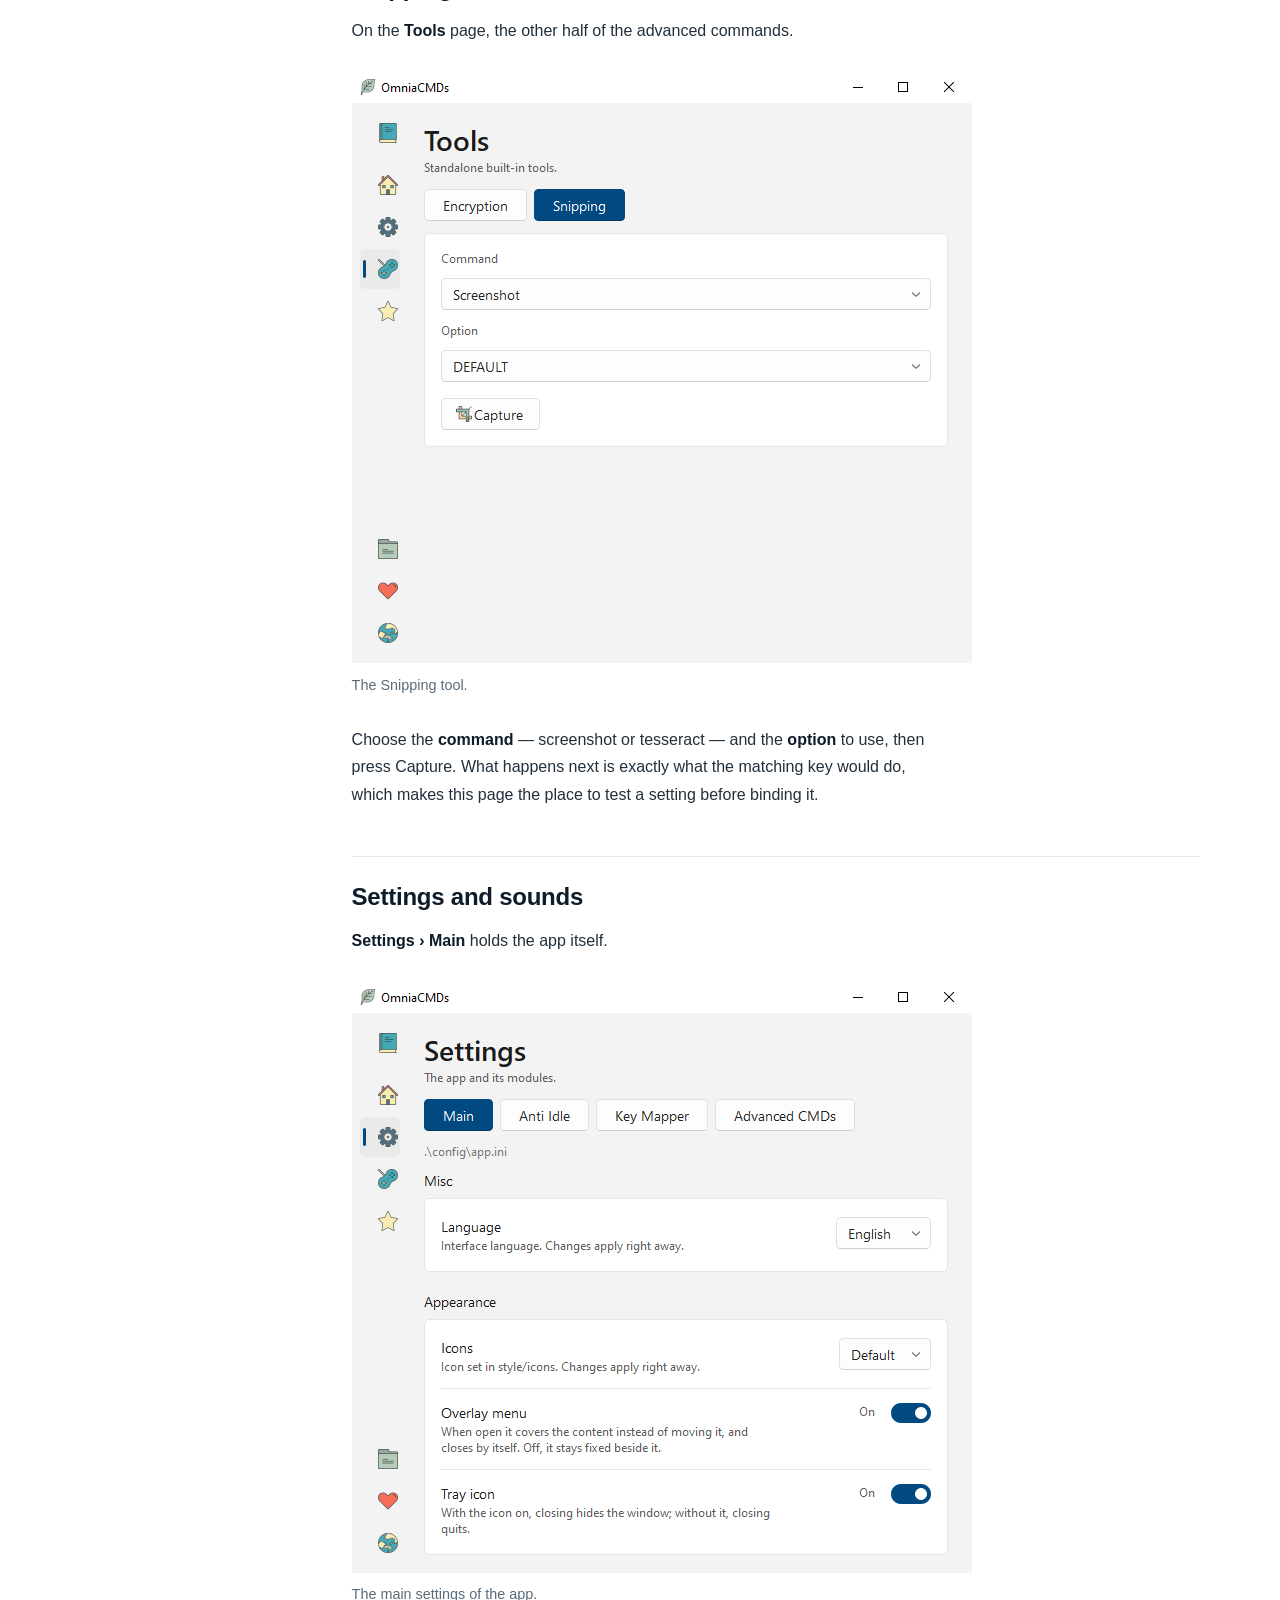
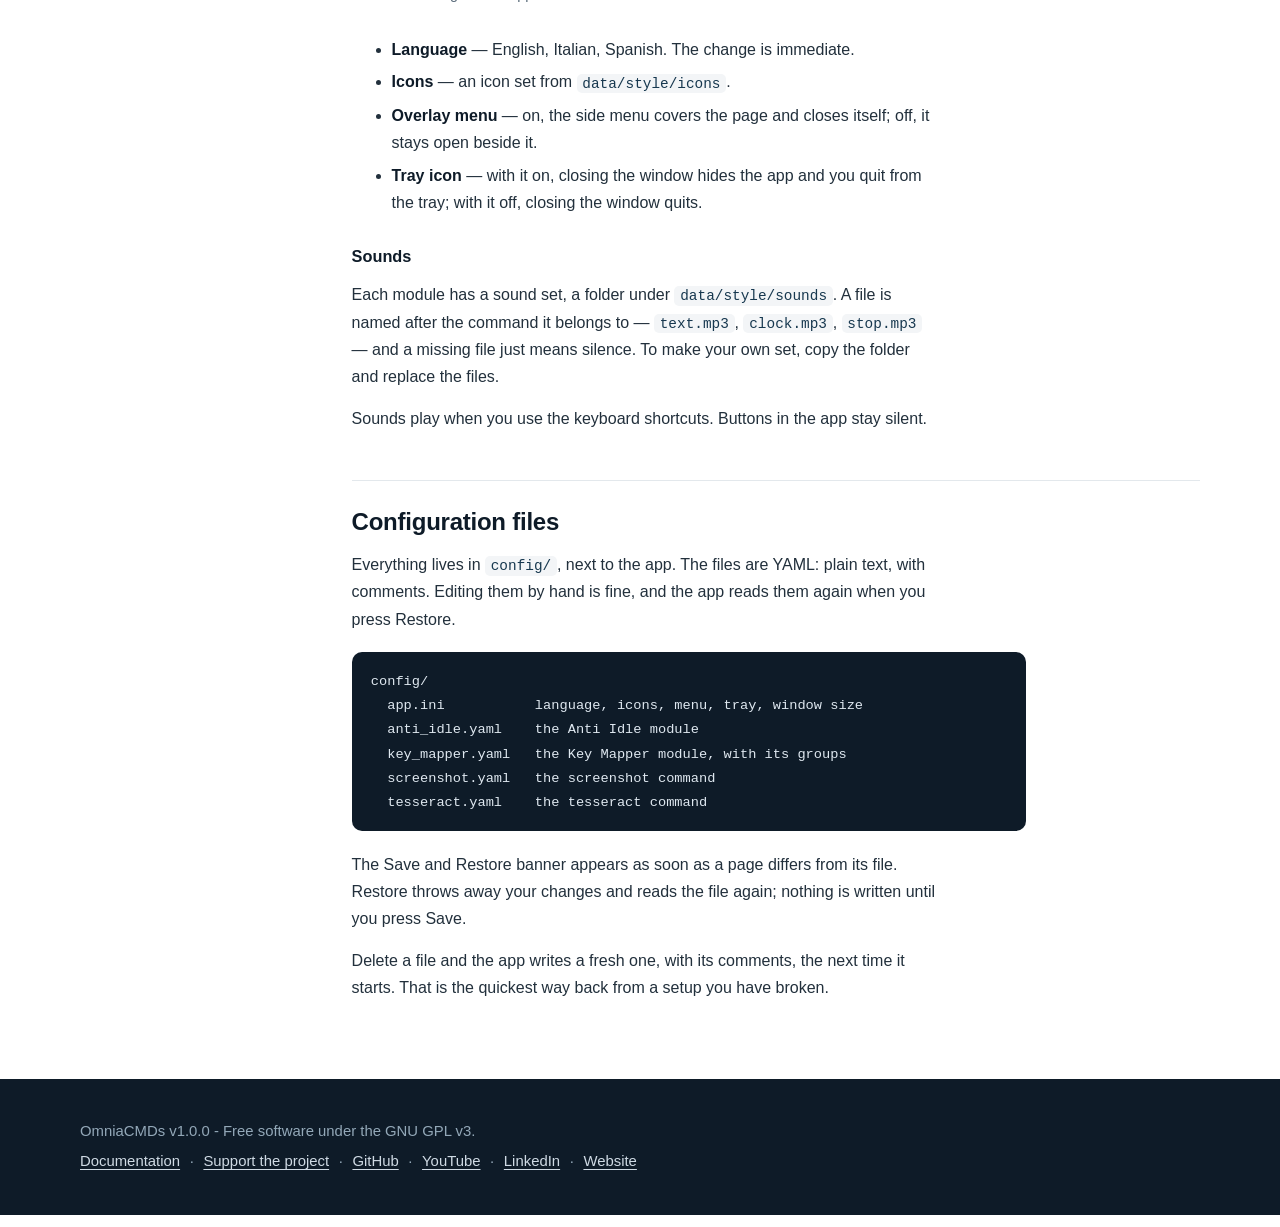
<file: docs.html>
<!DOCTYPE html>
<html lang="en">
<head>
<meta charset="utf-8">
<meta name="viewport" content="width=device-width, initial-scale=1">
<title>Documentation — OmniaCMDs</title>
<meta name="description" content="Keep your Windows session awake and turn ALT + a key into any command.">
<link rel="icon" href="assets/icons/icon.svg">
<link rel="stylesheet" href="assets/style.css">
</head>
<body>
<a class="skip" href="#main">Skip to content</a>
<header class="top"><div class="wrap">
  <a class="brand" href="index.html"><img src="assets/icons/icon.svg" alt=""><span>OmniaCMDs</span></a>
  <nav class="menu"><a href="index.html">Home</a><a href="download.html">Download</a><a href="docs.html" aria-current="page">Documentation</a><a href="tutorials.html">Tutorials</a><a href="about.html">About</a><a href="donate.html">Donate</a></nav>
  <p class="lang"><span aria-current="true">EN</span> <span class="soon" title="Coming soon">IT</span> <span class="soon" title="Coming soon">ES</span></p>
</div></header>
<main id="main">
<section class="band"><div class="wrap">
  <h1>Documentation</h1>
  <p class="lede">How the app is organised, what every internal command does, and what happens when something is set up wrong.</p>
  <div class="docs">
    <nav class="toc" aria-label="Documentation"><ol><li><a href="#start">Getting started</a></li><li><a href="#dashboard">The Dashboard</a></li><li><a href="#antiidle">Anti Idle</a></li><li><a href="#keymapper">Key Mapper</a></li><li><a href="#commands">Internal commands</a></li><li><a href="#errors">When something is wrong</a></li><li><a href="#screenshot">Screenshot</a></li><li><a href="#tesseract">Tesseract</a></li><li><a href="#encryption">Encryption</a></li><li><a href="#snipping">Snipping</a></li><li><a href="#settings">Settings and sounds</a></li><li><a href="#files">Configuration files</a></li></ol></nav>
    <article class="doc"><h2 id="start">Getting started</h2>
<p>OmniaCMDs is built around two <b>modules</b> — Anti Idle and Key Mapper — and two
<b>tools</b> — Encryption and Snipping. The modules do the work; the tools give three
of the commands a page of their own, where you can use them by hand.</p>
<p>Everything a module or a tool performs is an <b>internal command</b>: typing a text,
pressing a shortcut, writing the time, reading the screen. The commands are the same
for both modules, which is why learning one teaches you the other.</p>
<p>The app has four pages, listed down the left side.</p>
<ul>
  <li><b>Dashboard</b> — start and stop the modules.</li>
  <li><b>Settings</b> — the app itself, the two modules, and the advanced commands.</li>
  <li><b>Tools</b> — Encryption and Snipping, to use by hand.</li>
  <li><b>About</b> — version, licence and links.</li>
</ul>
<figure class="shot"><img src="assets/img/doc-dashboard.png" alt="The Dashboard, with Anti Idle paused and Key Mapper running." loading="lazy"><figcaption>The Dashboard, with Anti Idle paused and Key Mapper running.</figcaption></figure>
<p>A module has to be stopped before its settings can be changed, and the app refuses
to close while one is running. Stop it from the Dashboard first.</p>
<p>Nothing is installed and nothing is written outside the app's own folder, so it runs
from a USB stick as well as from <code>C:\</code>.</p><h2 id="dashboard">The Dashboard</h2>
<p>One card per module. The strip at the top carries the module's name and its state:
<b>Stopped</b>, <b>Running</b> or <b>Paused</b>. Clicking the strip folds the card away,
which is handy once everything is set up.</p>
<p>Inside the card you find the shortcuts the module listens for, so you never have to
go looking for them, and the buttons that start and stop it.</p>
<p>The Key Mapper card has two more rows:</p>
<ul>
  <li><b>Active group</b> — the set of mappings in use. You can change it while the
  module runs and the change takes effect immediately.</li>
  <li><b>Key</b> — the password for the <code>decrypt</code> command, asked once, when
  the module starts. The eye button shows what you are typing. The field is cleared
  afterwards and tells you whether a key was loaded; the key itself is kept in memory
  only, never written anywhere.</li>
</ul>
<div class="note"><p>Buttons on this page are silent on purpose. Sounds belong to the
keyboard shortcuts, so you are not startled by your own clicking.</p></div><h2 id="antiidle">Anti Idle</h2>
<p>Anti Idle repeats a list of actions at a set interval, so a session is never
considered idle. Set it in <b>Settings › Anti Idle</b>.</p>
<figure class="shot"><img src="assets/img/doc-antiidle.png" alt="The Anti Idle settings page." loading="lazy"><figcaption>The Anti Idle settings page.</figcaption></figure>
<h3>Shortcuts</h3>
<p>Two ALT combinations control the module while it runs: one pauses and resumes it, the
other stops it. They work anywhere, so you never have to come back to the window.</p>
<h3>Repetition</h3>
<p>The <b>interval</b> is how long the module waits after finishing the list before
starting again. With <b>Random interval</b> on, each wait is a random amount up to that
value, which looks less mechanical than a fixed beat.</p>
<h3>Windows to watch</h3>
<p>Leave the list empty and the module always acts. Add window titles and it acts only
while one of them is in front — useful when the session you want to keep awake is a
remote desktop and you want to type in other apps in peace.</p>
<p><b>Title check</b> decides how a title is compared: <i>exact name</i> matches the
last part of the title, after the final dash, which is where most programs put their own
name; <i>contains</i> matches anywhere in the title.</p>
<h3>Actions</h3>
<p>The list runs top to bottom, then the module waits and starts again. Each row is an
internal command — see <a href="#commands">Internal commands</a>. Anti Idle offers the
five that make sense for a list that repeats: <code>text</code>, <code>shortcut</code>,
<code>clock</code>, <code>load</code> and <code>mouse</code>.</p>
<h3>Waits</h3>
<p>Three of them: between characters and between lines, for text that is typed, and
between one action and the next. With <b>Fast typing</b> on, text appears at once and
the two typing waits are ignored.</p>
<div class="note"><p>While a long text is being typed, a left click stops it. The module
carries on with the rest of the list.</p></div><h2 id="keymapper">Key Mapper</h2>
<p>Key Mapper listens for ALT + a key and for four mouse buttons, and runs the command
bound to them. Set it in <b>Settings › Key Mapper</b>.</p>
<figure class="shot"><img src="assets/img/doc-keymapper.png" alt="The Key Mapper settings, with its groups and mappings." loading="lazy"><figcaption>The Key Mapper settings, with its groups and mappings.</figcaption></figure>
<h3>Groups</h3>
<p>A group is a complete set of mappings — one per application, or one per customer,
however you like to work.</p>
<p>The <b>active group</b> is the one the module loads when it starts. The <b>group
shown</b> is the one you are editing, which lets you prepare a set without disturbing
the one in use. While the module runs you can switch the active group from the
Dashboard.</p>
<p>The group called DEFAULT cannot be renamed or deleted. Any other group can, with the
two buttons next to the picker.</p>
<h3>Mouse</h3>
<p>Five bindings, fixed:</p>
<table>
  <thead><tr><th>Button</th><th>What it is</th></tr></thead>
  <tbody>
    <tr><td><code>MB3</code></td><td>a short middle click</td></tr>
    <tr><td><code>MB3-1</code></td><td>a middle click held up to a second</td></tr>
    <tr><td><code>MB3-2</code></td><td>a middle click held longer</td></tr>
    <tr><td><code>X1</code></td><td>the first side button</td></tr>
    <tr><td><code>X2</code></td><td>the second side button</td></tr>
  </tbody>
</table>
<h3>Keyboard</h3>
<p>Any number of ALT combinations, added with the button at the bottom of the list. A
row whose key is set to <i>none</i> is ignored and is not written to the file, so you
can leave one ready for later.</p>
<h3>Waits</h3>
<p>The same as Anti Idle, for the text a command types, and a left click stops a long
one.</p>
<div class="note"><p>ALT is released only for the combinations the module listens for.
Everything else, ALT + TAB included, reaches Windows untouched.</p></div><h2 id="commands">Internal commands</h2>
<p>Everything the app performs is an internal command. Most are shared between the two
modules; three are marked <i>advanced</i> because they carry enough settings of their own
to deserve a page in Settings and a tool with its own interface.</p>
<table>
  <thead><tr><th>Command</th><th>What it does</th><th>Anti Idle</th><th>Key Mapper</th><th>Type</th></tr></thead>
  <tbody>
    <tr><td><code>text</code></td><td>Types the text you wrote</td><td>✔</td><td>✔</td><td>normal</td></tr>
    <tr><td><code>shortcut</code></td><td>Presses a key combination</td><td>✔</td><td>✔</td><td>normal</td></tr>
    <tr><td><code>clock</code></td><td>Types the date and time</td><td>✔</td><td>✔</td><td>normal</td></tr>
    <tr><td><code>load</code></td><td>Types the contents of a text file</td><td>✔</td><td>✔</td><td>normal</td></tr>
    <tr><td><code>start</code></td><td>Opens a file with the program Windows uses for it</td><td></td><td>✔</td><td>normal</td></tr>
    <tr><td><code>clipboard</code></td><td>Types whatever is in the clipboard</td><td></td><td>✔</td><td>normal</td></tr>
    <tr><td><code>mouse</code></td><td>Moves the pointer a little</td><td>✔</td><td></td><td>normal</td></tr>
    <tr><td><code>decrypt</code></td><td>Types a text that is stored encrypted</td><td></td><td>✔</td><td>advanced</td></tr>
    <tr><td><code>screenshot</code></td><td>Captures the screen and saves an image</td><td></td><td>✔</td><td>advanced</td></tr>
    <tr><td><code>tesseract</code></td><td>Captures the screen, reads the text, copies it</td><td></td><td>✔</td><td>advanced</td></tr>
  </tbody>
</table>
<p>A mapping whose command is <code>none</code> does nothing: it is a binding kept for
later, and it is not written to the file.</p>
<h3>What each one takes</h3>
<ul>
  <li><code>text</code> — the text to type, on one line, with escapes for line breaks and
  tabs.</li>
  <li><code>shortcut</code> — a combination such as <code>ctrl+v</code> or
  <code>ctrl+shift+esc</code>, written the way the keyboard library names its keys.</li>
  <li><code>clock</code> — a time format, see below.</li>
  <li><code>load</code> and <code>start</code> — a path to a file. A path that starts
  with <code>.\</code> is relative to the app folder, which keeps the whole thing
  portable.</li>
  <li><code>decrypt</code> — the encrypted text, as the Encryption tool produced it.</li>
  <li><code>screenshot</code> and <code>tesseract</code> — which option to use, among
  those defined in Settings.</li>
  <li><code>clipboard</code> and <code>mouse</code> — nothing.</li>
</ul>
<h3>Escapes in text</h3>
<p>A text field is a single line, so line breaks and tabs are written with a backslash.
This applies to <code>text</code> and to the format of <code>clock</code>; everywhere
else, including paths, a backslash is just a backslash.</p>
<table>
  <thead><tr><th>You write</th><th>You get</th></tr></thead>
  <tbody>
    <tr><td><code>\n</code></td><td>a new line</td></tr>
    <tr><td><code>\t</code></td><td>a tab</td></tr>
    <tr><td><code>\\</code></td><td>a backslash</td></tr>
  </tbody>
</table>
<h3>Time formats</h3>
<p>The <code>clock</code> command passes your format straight to Python's
<code>strftime</code>. Codes it knows are replaced, anything else is copied as it is — so
a format with a mistake in it prints the mistake rather than failing.</p>
<pre><code>%Y-%m-%d_%H:%M:%S   2026-11-01_14:22:05
%d/%m/%Y %H:%M      01/11/2026 14:22
%H:%M\n             14:22 and a new line</code></pre><h2 id="errors">When something is wrong</h2>
<p>The app does not check your settings before running them. A command that cannot do its
job either does nothing or types a message where you are typing, so you can see it and
fix it.</p>
<table>
  <thead><tr><th>What happened</th><th>What you see</th></tr></thead>
  <tbody>
    <tr><td>The clipboard is empty</td><td><code>KM_MODULE_NO_TEXT_IN_CLIPBOARD</code></td></tr>
    <tr><td>Wrong key, or the encrypted text is damaged</td><td><code>KM_MODULE_DECRYPT_FAILED</code></td></tr>
    <tr><td>The file to load is not there</td><td><code>KM_MODULE_FILE_NOT_FOUND</code></td></tr>
    <tr><td>The file cannot be read as text</td><td><code>KM_MODULE_FILE_NOT_READABLE</code></td></tr>
    <tr><td>The shortcut names a key that does not exist</td><td><code>KM_MODULE_SHORTCUT_FAILED</code></td></tr>
    <tr><td>Tesseract is not where the settings say</td><td><code>TESSERACT_COPY_FAILED_EXE_NOT_FOUND</code></td></tr>
    <tr><td>Tesseract read nothing</td><td><code>TESSERACT_COPY_FAILED</code></td></tr>
  </tbody>
</table>
<p>In Anti Idle the same messages start with <code>AI_MODULE_</code>. They are typed at
once, without the waits, so they never look like the text you were expecting.</p>
<p>Two cases stay silent, because there is nothing useful to say in the middle of your
typing: <code>start</code> with a file that is not there opens nothing, and a screenshot
whose folder does not exist is not saved.</p>
<div class="note">
  <p>Some mistakes cannot be detected at all. A shortcut that Windows accepts but no
  program listens for, or a Tesseract language pack that is not installed, produce no
  error: the first does nothing, the second reads the text badly. Read this page before
  blaming the app.</p>
</div><h2 id="screenshot">Screenshot</h2>
<p>In <b>Settings › Advanced CMDs › Screenshot</b>. The same capture is on the Tools
page, to use by hand.</p>
<figure class="shot"><img src="assets/img/doc-screenshot.png" alt="The screenshot command and its options." loading="lazy"><figcaption>The screenshot command and its options.</figcaption></figure>
<h3>General</h3>
<p><b>Hide the app</b> takes the window out of the way before the capture, so it is not in
the picture. Turn it off if you want to capture the app itself.</p>
<p><b>Sound</b> plays a file after the capture. If the file is not there, the capture is
silent.</p>
<h3>Options</h3>
<p>An option is a named set of values, so one key can save to your desktop and another to
a work folder. DEFAULT always exists and cannot be removed.</p>
<ul>
  <li><b>Full screen</b> — capture everything instead of choosing an area.</li>
  <li><b>Folder</b> — where the images go. If it does not exist, nothing is saved.</li>
  <li><b>File name</b> — added after the date.</li>
</ul>
<p>Files are named with the moment they were taken, so they sort themselves:
<code>2026-11-01_14-22-05_screenshot.png</code>.</p>
<h3>Choosing an area</h3>
<p>The screen dims and the pointer becomes a cross. Drag to choose, release to confirm.
Esc or the right button gives up.</p><h2 id="tesseract">Tesseract</h2>
<p>In <b>Settings › Advanced CMDs › Tesseract</b>. It reads the text inside the area you
choose and puts it in the clipboard.</p>
<figure class="shot"><img src="assets/img/doc-tesseract.png" alt="The tesseract command, its language and its replacements." loading="lazy"><figcaption>The tesseract command, its language and its replacements.</figcaption></figure>
<p>Tesseract is a separate program and has to be installed first, together with the
language packs you need.</p>
<h3>General</h3>
<ul>
  <li><b>Language</b> — the name of an installed language pack, such as <code>eng</code>
  or <code>ita</code>. A name that is not installed raises no error; the reading is simply
  poor.</li>
  <li><b>Parameters</b> — passed to Tesseract as they are. <code>--psm 3 --oem 3</code>
  suits most screens.</li>
  <li><b>Executable</b> — the full path to <code>tesseract.exe</code>.</li>
</ul>
<h3>Options</h3>
<p>Like Screenshot, a named set of values. Here they change the text after it is read: a
<b>leading</b> and a <b>trailing</b> text, and a list of <b>replacements</b> applied in
order — handy when a font makes Tesseract read 1 as l, or when every reading needs the
same prefix.</p><h2 id="encryption">Encryption</h2>
<p>On the <b>Tools</b> page. Type a key and a text, press Encrypt, and copy the result
into a <code>decrypt</code> mapping.</p>
<figure class="shot"><img src="assets/img/doc-encryption.png" alt="The Encryption tool." loading="lazy"><figcaption>The Encryption tool.</figcaption></figure>
<p>The tool goes one step further than the command: <code>decrypt</code> only decrypts,
while here you can also encrypt, which is how you prepare a text to store.</p>
<p>One key serves a whole group, so every encrypted text in it must be made with the same
key. The module asks for that key once, when it starts, and keeps it in memory only.</p>
<h3>The method</h3>
<p>Fernet — AES-128-CBC with an HMAC-SHA256 signature — with a key derived from the
SHA-256 of your password, and base64 output. There is nothing to configure: the algorithm
is fixed.</p>
<div class="note">
  <p>The password becomes a key through a single fast hash, with no salt. That is enough
  to keep a password out of a plain text file, not to protect it from someone who has the
  encrypted text and time to try millions of guesses.</p>
</div><h2 id="snipping">Snipping</h2>
<p>On the <b>Tools</b> page, the other half of the advanced commands.</p>
<figure class="shot"><img src="assets/img/doc-snipping.png" alt="The Snipping tool." loading="lazy"><figcaption>The Snipping tool.</figcaption></figure>
<p>Choose the <b>command</b> — screenshot or tesseract — and the <b>option</b> to use,
then press Capture. What happens next is exactly what the matching key would do, which
makes this page the place to test a setting before binding it.</p><h2 id="settings">Settings and sounds</h2>
<p><b>Settings › Main</b> holds the app itself.</p>
<figure class="shot"><img src="assets/img/doc-settings.png" alt="The main settings of the app." loading="lazy"><figcaption>The main settings of the app.</figcaption></figure>
<ul>
  <li><b>Language</b> — English, Italian, Spanish. The change is immediate.</li>
  <li><b>Icons</b> — an icon set from <code>data/style/icons</code>.</li>
  <li><b>Overlay menu</b> — on, the side menu covers the page and closes itself; off, it
  stays open beside it.</li>
  <li><b>Tray icon</b> — with it on, closing the window hides the app and you quit from
  the tray; with it off, closing the window quits.</li>
</ul>
<h3>Sounds</h3>
<p>Each module has a sound set, a folder under <code>data/style/sounds</code>. A file is
named after the command it belongs to — <code>text.mp3</code>, <code>clock.mp3</code>,
<code>stop.mp3</code> — and a missing file just means silence. To make your own set, copy
the folder and replace the files.</p>
<p>Sounds play when you use the keyboard shortcuts. Buttons in the app stay silent.</p><h2 id="files">Configuration files</h2>
<p>Everything lives in <code>config/</code>, next to the app. The files are YAML: plain
text, with comments. Editing them by hand is fine, and the app reads them again when you
press Restore.</p>
<pre><code>config/
  app.ini           language, icons, menu, tray, window size
  anti_idle.yaml    the Anti Idle module
  key_mapper.yaml   the Key Mapper module, with its groups
  screenshot.yaml   the screenshot command
  tesseract.yaml    the tesseract command</code></pre>
<p>The Save and Restore banner appears as soon as a page differs from its file. Restore
throws away your changes and reads the file again; nothing is written until you press
Save.</p>
<p>Delete a file and the app writes a fresh one, with its comments, the next time it
starts. That is the quickest way back from a setup you have broken.</p></article>
  </div>
</div></section>
</main>

<footer class="foot"><div class="wrap">
  <p>OmniaCMDs v1.0.0 - Free software under the GNU GPL v3.</p>
  <p class="foot-links"><a href="docs.html">Documentation</a> · <a href="donate.html">Support the project</a> · <a href="https://github.com/" rel="noreferrer">GitHub</a> · <a href="https://youtube.com/" rel="noreferrer">YouTube</a> · <a href="https://linkedin.com/" rel="noreferrer">LinkedIn</a> · <a href="https://querci.ovh/" rel="noreferrer">Website</a></p>
</div></footer>
</body>
</html>
</file>
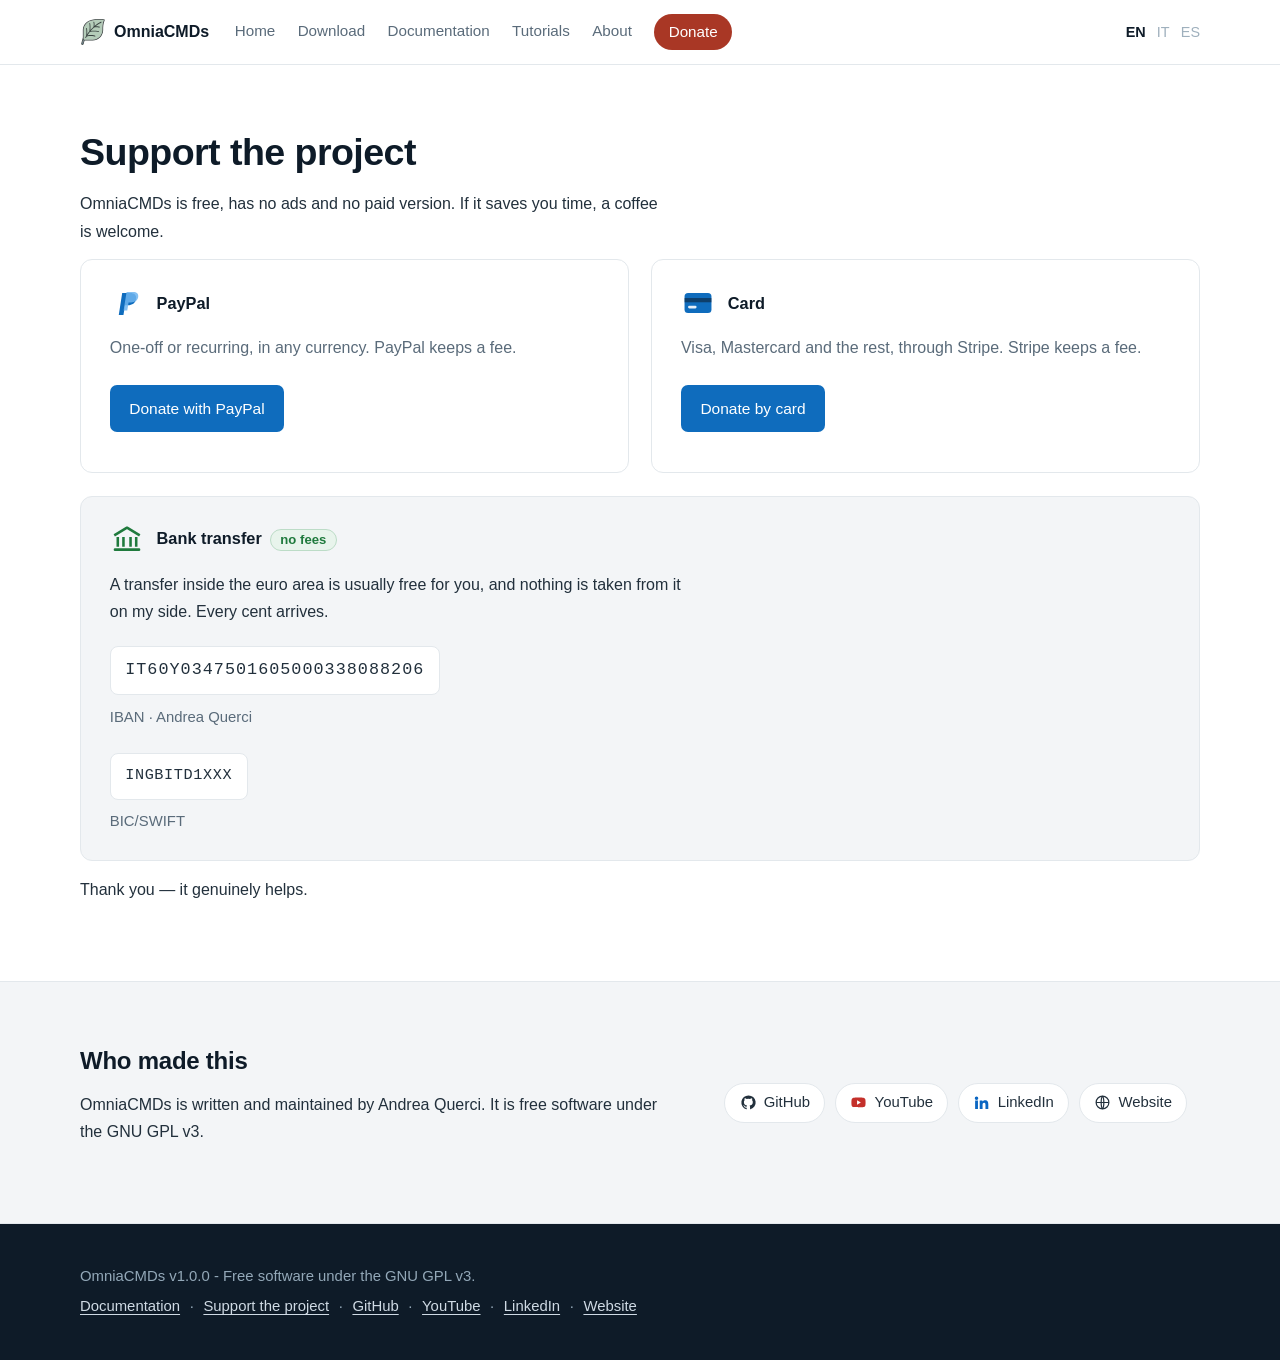
<file: donate.html>
<!DOCTYPE html>
<html lang="en">
<head>
<meta charset="utf-8">
<meta name="viewport" content="width=device-width, initial-scale=1">
<title>Donate — OmniaCMDs</title>
<meta name="description" content="Keep your Windows session awake and turn ALT + a key into any command.">
<link rel="icon" href="assets/icons/icon.svg">
<link rel="stylesheet" href="assets/style.css">
</head>
<body>
<a class="skip" href="#main">Skip to content</a>
<header class="top"><div class="wrap">
  <a class="brand" href="index.html"><img src="assets/icons/icon.svg" alt=""><span>OmniaCMDs</span></a>
  <nav class="menu"><a href="index.html">Home</a><a href="download.html">Download</a><a href="docs.html">Documentation</a><a href="tutorials.html">Tutorials</a><a href="about.html">About</a><a href="donate.html" aria-current="page">Donate</a></nav>
  <p class="lang"><span aria-current="true">EN</span> <span class="soon" title="Coming soon">IT</span> <span class="soon" title="Coming soon">ES</span></p>
</div></header>
<main id="main">
<section class="band"><div class="wrap">
  <h1>Support the project</h1>
  <p class="lede">OmniaCMDs is free, has no ads and no paid version. If it saves you time, a coffee is welcome.</p>
  <div class="give"><div class="panel"><div class="pay"><img src="assets/icons/paypal.svg" alt=""><h3>PayPal</h3></div><p>One-off or recurring, in any currency. PayPal keeps a fee.</p><p><a class="button" href="https://paypal.me/" rel="noreferrer">Donate with PayPal</a></p></div><div class="panel"><div class="pay"><img src="assets/icons/card.svg" alt=""><h3>Card</h3></div><p>Visa, Mastercard and the rest, through Stripe. Stripe keeps a fee.</p><p><a class="button" href="https://stripe.com/" rel="noreferrer">Donate by card</a></p></div></div>
  <div class="bank">
    <div class="pay"><img src="assets/icons/bank.svg" alt=""><h3>Bank transfer<span class="free">no fees</span></h3></div>
    <p>A transfer inside the euro area is usually free for you, and nothing is taken from it on my side. Every cent arrives.</p>
    <p class="iban">IT60Y0347501605000338088206</p>
    <p class="holder">IBAN · Andrea Querci</p>
    <p class="iban small-code">INGBITD1XXX</p>
    <p class="holder">BIC/SWIFT</p>
  </div>
  <p>Thank you — it genuinely helps.</p>
</div></section>

<section class="band mist"><div class="wrap credits">
  <div>
    <h2>Who made this</h2>
    <p>OmniaCMDs is written and maintained by Andrea Querci. It is free software under the GNU GPL v3.</p>
  </div>
  <ul class="social"><li><a href="https://github.com/" rel="noreferrer"><img src="assets/icons/github.svg" alt="">GitHub</a></li><li><a href="https://youtube.com/" rel="noreferrer"><img src="assets/icons/youtube.svg" alt="">YouTube</a></li><li><a href="https://linkedin.com/" rel="noreferrer"><img src="assets/icons/linkedin.svg" alt="">LinkedIn</a></li><li><a href="https://querci.ovh/" rel="noreferrer"><img src="assets/icons/website.svg" alt="">Website</a></li></ul>
</div></section>
</main>

<footer class="foot"><div class="wrap">
  <p>OmniaCMDs v1.0.0 - Free software under the GNU GPL v3.</p>
  <p class="foot-links"><a href="docs.html">Documentation</a> · <a href="donate.html">Support the project</a> · <a href="https://github.com/" rel="noreferrer">GitHub</a> · <a href="https://youtube.com/" rel="noreferrer">YouTube</a> · <a href="https://linkedin.com/" rel="noreferrer">LinkedIn</a> · <a href="https://querci.ovh/" rel="noreferrer">Website</a></p>
</div></footer>
</body>
</html>
</file>
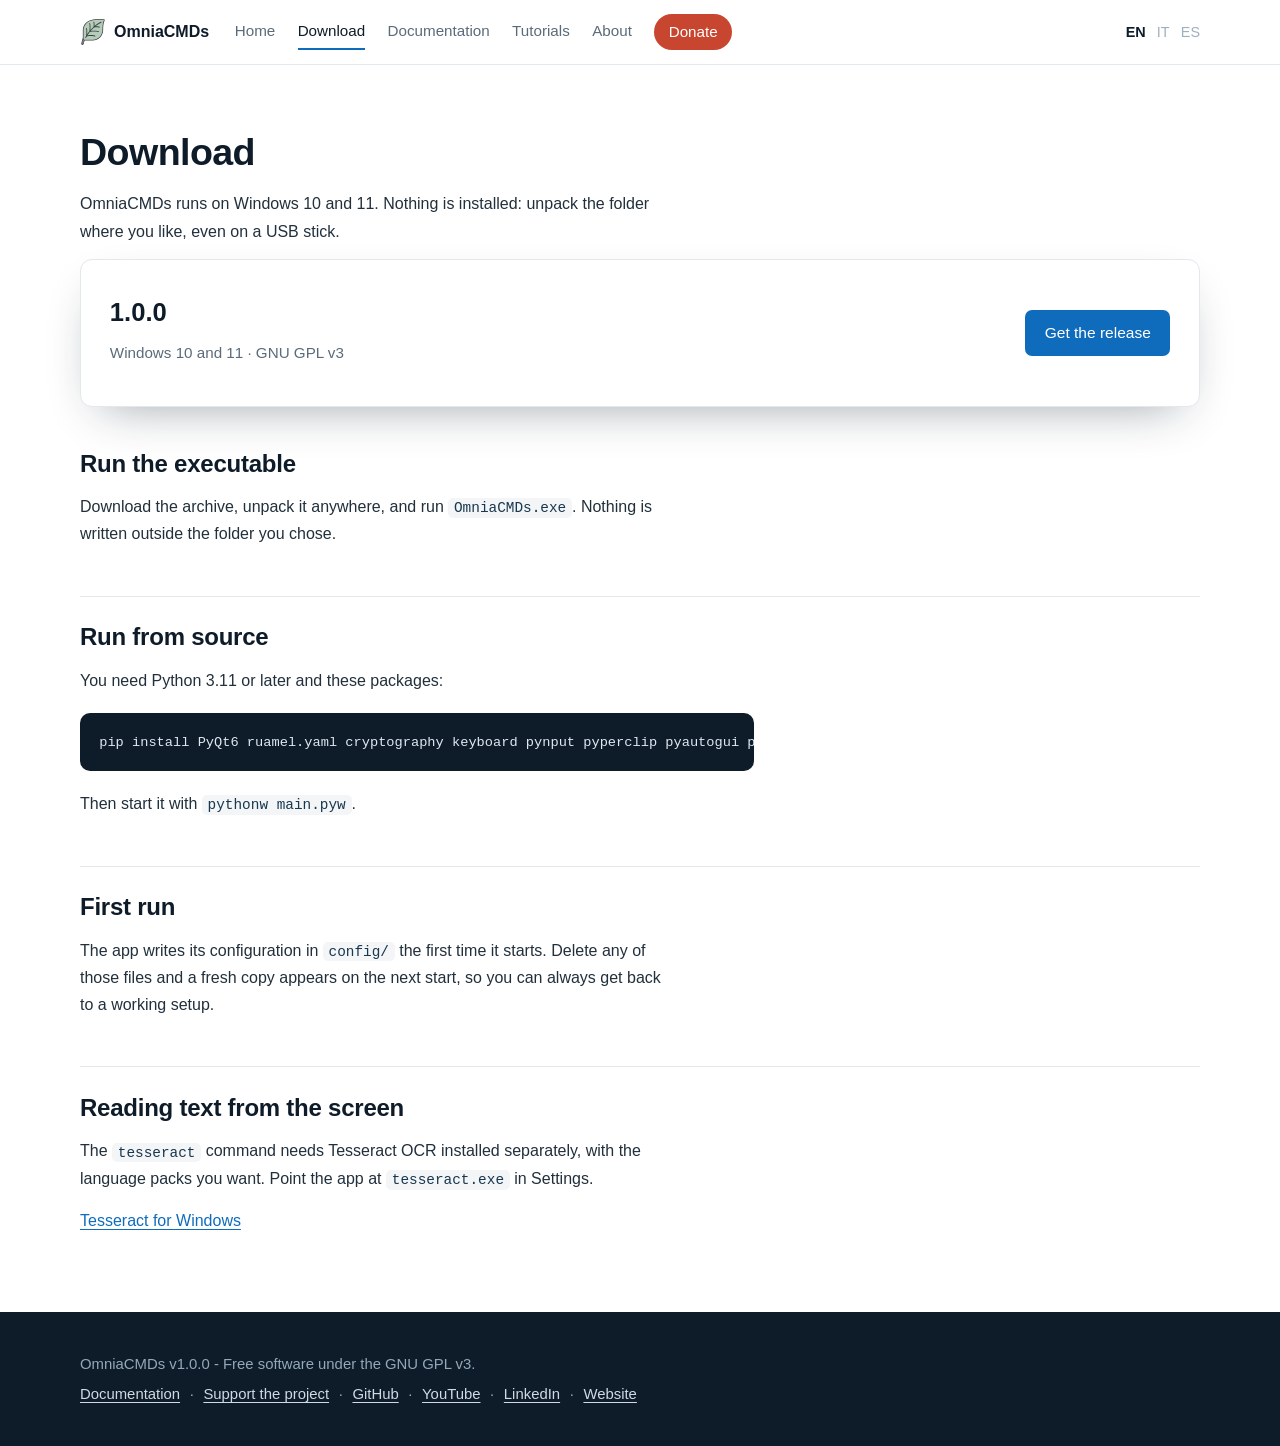
<file: download.html>
<!DOCTYPE html>
<html lang="en">
<head>
<meta charset="utf-8">
<meta name="viewport" content="width=device-width, initial-scale=1">
<title>Download — OmniaCMDs</title>
<meta name="description" content="Keep your Windows session awake and turn ALT + a key into any command.">
<link rel="icon" href="assets/icons/icon.svg">
<link rel="stylesheet" href="assets/style.css">
</head>
<body>
<a class="skip" href="#main">Skip to content</a>
<header class="top"><div class="wrap">
  <a class="brand" href="index.html"><img src="assets/icons/icon.svg" alt=""><span>OmniaCMDs</span></a>
  <nav class="menu"><a href="index.html">Home</a><a href="download.html" aria-current="page">Download</a><a href="docs.html">Documentation</a><a href="tutorials.html">Tutorials</a><a href="about.html">About</a><a href="donate.html">Donate</a></nav>
  <p class="lang"><span aria-current="true">EN</span> <span class="soon" title="Coming soon">IT</span> <span class="soon" title="Coming soon">ES</span></p>
</div></header>
<main id="main">
<section class="band"><div class="wrap">
  <h1>Download</h1>
  <p class="lede">OmniaCMDs runs on Windows 10 and 11. Nothing is installed: unpack the folder where you like, even on a USB stick.</p>
  <div class="release">
    <div>
      <p class="version">1.0.0</p>
      <p class="meta">Windows 10 and 11 · GNU GPL v3</p>
    </div>
    <p class="actions"><a class="button" href="https://github.com/">Get the release</a></p>
  </div>
  <article class="doc"><h2>Run the executable</h2><p>Download the archive, unpack it anywhere, and run <code>OmniaCMDs.exe</code>. Nothing is written outside the folder you chose.</p><h2>Run from source</h2><p>You need Python 3.11 or later and these packages:</p><pre><code>pip install PyQt6 ruamel.yaml cryptography keyboard pynput pyperclip pyautogui pygetwindow pytesseract pillow</code></pre><p>Then start it with <code>pythonw main.pyw</code>.</p><h2>First run</h2><p>The app writes its configuration in <code>config/</code> the first time it starts. Delete any of those files and a fresh copy appears on the next start, so you can always get back to a working setup.</p><h2>Reading text from the screen</h2><p>The <code>tesseract</code> command needs Tesseract OCR installed separately, with the language packs you want. Point the app at <code>tesseract.exe</code> in Settings.</p><p><a href="https://github.com/UB-Mannheim/tesseract/wiki" rel="noreferrer">Tesseract for Windows</a></p></article>
</div></section>
</main>

<footer class="foot"><div class="wrap">
  <p>OmniaCMDs v1.0.0 - Free software under the GNU GPL v3.</p>
  <p class="foot-links"><a href="docs.html">Documentation</a> · <a href="donate.html">Support the project</a> · <a href="https://github.com/" rel="noreferrer">GitHub</a> · <a href="https://youtube.com/" rel="noreferrer">YouTube</a> · <a href="https://linkedin.com/" rel="noreferrer">LinkedIn</a> · <a href="https://querci.ovh/" rel="noreferrer">Website</a></p>
</div></footer>
</body>
</html>
</file>
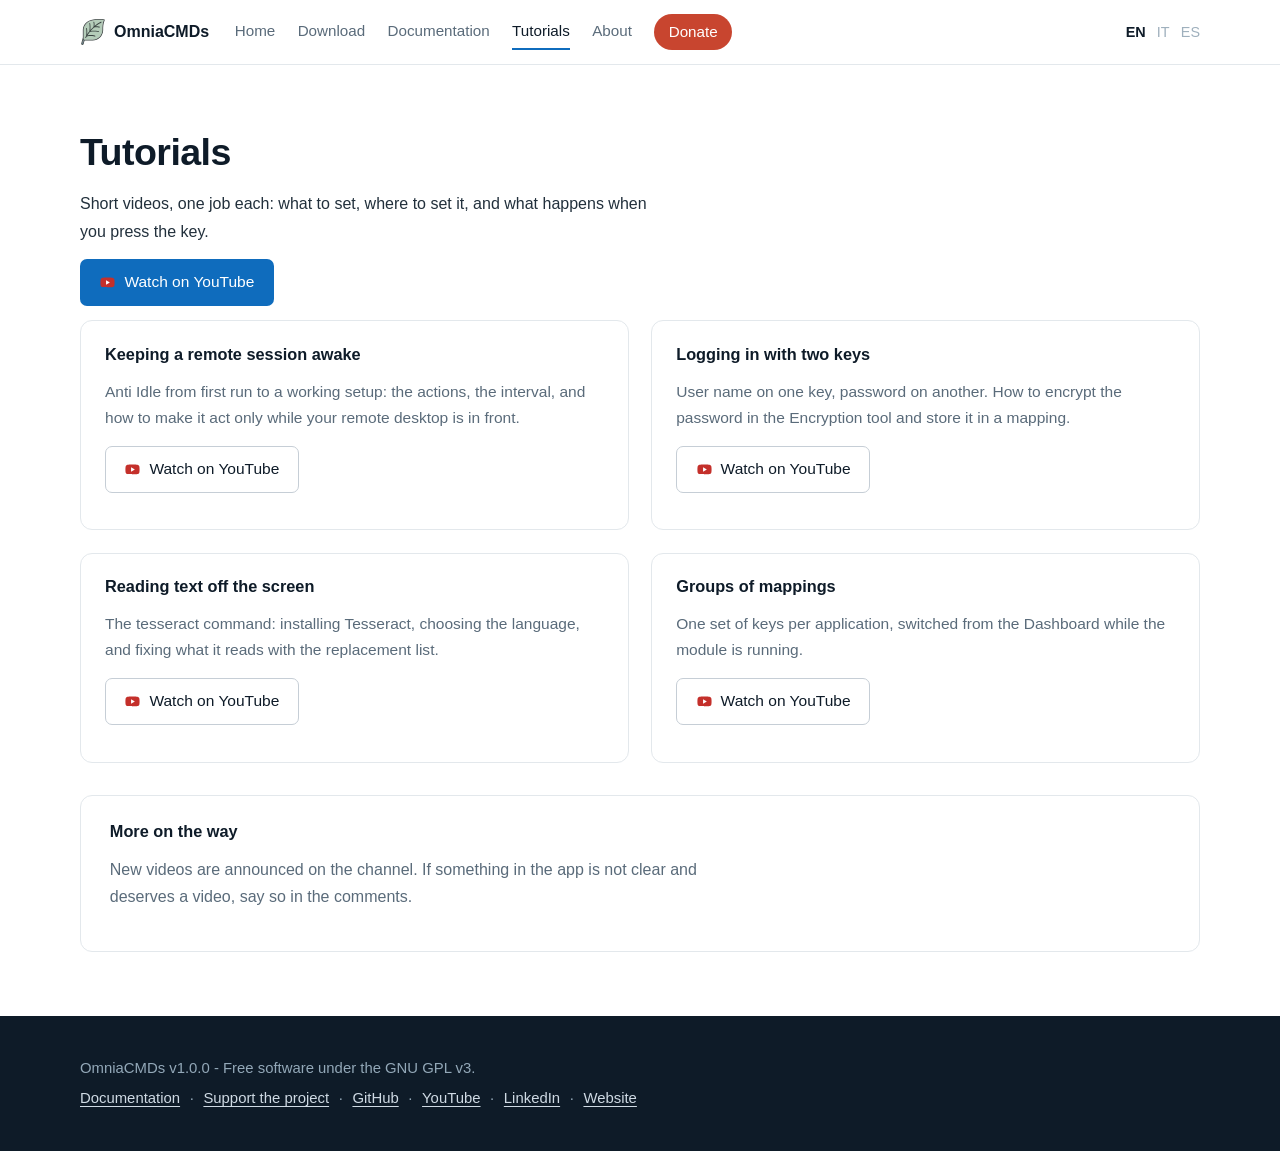
<file: tutorials.html>
<!DOCTYPE html>
<html lang="en">
<head>
<meta charset="utf-8">
<meta name="viewport" content="width=device-width, initial-scale=1">
<title>Tutorials — OmniaCMDs</title>
<meta name="description" content="Keep your Windows session awake and turn ALT + a key into any command.">
<link rel="icon" href="assets/icons/icon.svg">
<link rel="stylesheet" href="assets/style.css">
</head>
<body>
<a class="skip" href="#main">Skip to content</a>
<header class="top"><div class="wrap">
  <a class="brand" href="index.html"><img src="assets/icons/icon.svg" alt=""><span>OmniaCMDs</span></a>
  <nav class="menu"><a href="index.html">Home</a><a href="download.html">Download</a><a href="docs.html">Documentation</a><a href="tutorials.html" aria-current="page">Tutorials</a><a href="about.html">About</a><a href="donate.html">Donate</a></nav>
  <p class="lang"><span aria-current="true">EN</span> <span class="soon" title="Coming soon">IT</span> <span class="soon" title="Coming soon">ES</span></p>
</div></header>
<main id="main">
<section class="band"><div class="wrap">
  <h1>Tutorials</h1>
  <p class="lede">Short videos, one job each: what to set, where to set it, and what happens when you press the key.</p>
  <p class="actions"><a class="button" href="https://youtube.com/" rel="noreferrer">
    <img src="assets/icons/youtube.svg" alt=""><span>Watch on YouTube</span></a></p>
  <div class="grid two videos"><article class="video"><h3>Keeping a remote session awake</h3><p>Anti Idle from first run to a working setup: the actions, the interval, and how to make it act only while your remote desktop is in front.</p><p><a class="button quiet" href="https://youtube.com/" rel="noreferrer"><img src="assets/icons/youtube.svg" alt=""><span>Watch on YouTube</span></a></p></article><article class="video"><h3>Logging in with two keys</h3><p>User name on one key, password on another. How to encrypt the password in the Encryption tool and store it in a mapping.</p><p><a class="button quiet" href="https://youtube.com/" rel="noreferrer"><img src="assets/icons/youtube.svg" alt=""><span>Watch on YouTube</span></a></p></article><article class="video"><h3>Reading text off the screen</h3><p>The tesseract command: installing Tesseract, choosing the language, and fixing what it reads with the replacement list.</p><p><a class="button quiet" href="https://youtube.com/" rel="noreferrer"><img src="assets/icons/youtube.svg" alt=""><span>Watch on YouTube</span></a></p></article><article class="video"><h3>Groups of mappings</h3><p>One set of keys per application, switched from the Dashboard while the module is running.</p><p><a class="button quiet" href="https://youtube.com/" rel="noreferrer"><img src="assets/icons/youtube.svg" alt=""><span>Watch on YouTube</span></a></p></article></div>
  <div class="panel">
    <h3>More on the way</h3>
    <p>New videos are announced on the channel. If something in the app is not clear and deserves a video, say so in the comments.</p>
  </div>
</div></section>
</main>

<footer class="foot"><div class="wrap">
  <p>OmniaCMDs v1.0.0 - Free software under the GNU GPL v3.</p>
  <p class="foot-links"><a href="docs.html">Documentation</a> · <a href="donate.html">Support the project</a> · <a href="https://github.com/" rel="noreferrer">GitHub</a> · <a href="https://youtube.com/" rel="noreferrer">YouTube</a> · <a href="https://linkedin.com/" rel="noreferrer">LinkedIn</a> · <a href="https://querci.ovh/" rel="noreferrer">Website</a></p>
</div></footer>
</body>
</html>
</file>
<file: assets/style.css>
:root {
  --shot-max: 620px;   /* una figura non supera mai la misura della finestra vera */
  --ink: #0e1b28;
  --ink-soft: #16283a;
  --paper: #ffffff;
  --mist: #f3f5f7;
  --body: #22303c;
  --muted: #5a6b7a;
  --rule: #e3e8ec;
  --accent: #0f6cbd;
  --accent-dark: #0b5496;
  --sky: #6fb5f0;
  --leaf: #1f7a3d;
  --keycap: #fdfdfd;
  --keycap-edge: #c6ced6;
  --shadow: 0 18px 50px -22px rgba(14, 27, 40, 0.45);
  --measure: 66ch;
}

* { box-sizing: border-box; }
html { scroll-behavior: smooth; }
@media (prefers-reduced-motion: reduce) { html { scroll-behavior: auto; } }

body {
  margin: 0;
  background: var(--paper);
  color: var(--body);
  font: 400 16px/1.7 "Segoe UI", -apple-system, "Helvetica Neue", Arial, sans-serif;
  -webkit-font-smoothing: antialiased;
}

h1, h2, h3 { color: var(--ink); line-height: 1.25; margin: 0; font-weight: 600; }
h1 { font-size: clamp(1.75rem, 1.3rem + 1.4vw, 2.35rem); letter-spacing: -0.015em; }
h2 { font-size: clamp(1.25rem, 1.1rem + 0.6vw, 1.5rem); letter-spacing: -0.01em; }
h3 { font-size: 1.02rem; }
p, ul, ol { max-width: var(--measure); }
p { margin: 0.9rem 0; }
li { margin: 0.35rem 0; }
b { color: var(--ink); }
a { color: var(--accent); text-underline-offset: 3px; }
a:hover { text-decoration-thickness: 2px; }
:focus-visible { outline: 3px solid var(--sky); outline-offset: 2px; }
img { max-width: 100%; height: auto; display: block; }

code, kbd { font-family: "Cascadia Mono", ui-monospace, "SF Mono", Menlo, Consolas, monospace; font-size: 0.9em; }
code { background: var(--mist); border-radius: 5px; padding: 0.12em 0.4em; color: #17384f; }
pre {
  background: var(--ink); color: #dfe8f0; border-radius: 10px;
  padding: 1.05rem 1.2rem; overflow-x: auto; line-height: 1.6;
  margin: 1.2rem 0; max-width: 74ch; font-size: 0.95rem;
}
pre code { background: none; color: inherit; padding: 0; }

.skip { position: absolute; left: -9999px; }
.skip:focus { left: 1rem; top: 0.6rem; z-index: 50; background: #fff; padding: 0.6rem 1rem; border-radius: 8px; }
.wrap { width: min(1200px, 100%); margin: 0 auto; padding: 0 clamp(1.1rem, 4vw, 2.5rem); }

.top {
  position: sticky; top: 0; z-index: 30;
  background: rgba(255, 255, 255, 0.93);
  backdrop-filter: blur(8px);
  border-bottom: 1px solid var(--rule);
}
.top .wrap { display: flex; align-items: center; gap: 1.6rem; min-height: 64px; }
.brand { display: inline-flex; align-items: center; gap: 0.5rem; color: var(--ink); text-decoration: none; font-weight: 600; font-size: 1rem; }
.brand img { width: 26px; height: 26px; }
.menu { display: flex; gap: 1.4rem; margin-right: auto; flex-wrap: wrap; }
.menu a { color: var(--muted); text-decoration: none; font-size: 0.95rem; padding: 0.25rem 0; border-bottom: 2px solid transparent; }
.menu a:hover { color: var(--ink); }
.menu a[aria-current] { color: var(--ink); border-bottom-color: var(--accent); }
.lang { display: flex; align-items: center; gap: 0.55rem; margin: 0; font-size: 0.9rem; color: var(--muted); }
.lang a { color: var(--muted); text-decoration: none; }
.lang a:hover { color: var(--ink); text-decoration: underline; }
.lang [aria-current] { color: var(--ink); font-weight: 600; }

.hero { background: linear-gradient(168deg, #0e1b28 0%, #17364f 100%); color: #e9eef3; padding: clamp(3rem, 7vw, 5rem) 0 0; overflow: hidden; }
.hero h1 {
  color: #fff; max-width: 16ch;
  font-size: clamp(1.95rem, 1.45rem + 1.6vw, 2.65rem);
}
.hero .lede { color: #b9c9d6; font-size: 1.05rem; max-width: 48ch; margin-top: 1rem; }
.hero .wrap { display: grid; gap: clamp(2rem, 5vw, 3.5rem); }
@media (min-width: 900px) { .hero .wrap { grid-template-columns: 0.85fr 1.45fr; align-items: center; } }
.hero .shot { margin-bottom: 2.6rem; }
.hero-actions { display: flex; flex-wrap: wrap; gap: 0.8rem; margin: 2rem 0 0.9rem; }
.hero .gift { color: #cfdae4; margin: 1.6rem 0 0.9rem; font-size: 0.98rem; }
.hero .hero-actions + .gift { margin-top: 1.8rem; }
.hero .small { font-size: 0.92rem; color: #93a8b8; margin: 0 0 2.6rem; }

.button {
  display: inline-flex; align-items: center; justify-content: center;
  padding: 0.58rem 1.15rem; border-radius: 7px; font-weight: 500; font-size: 0.97rem;
  background: var(--accent); color: #fff; text-decoration: none;
  border: 1px solid transparent;
}
.button:hover { background: var(--accent-dark); }
.button.ghost { background: transparent; color: #dbe6ef; border-color: rgba(255,255,255,0.35); }
.button.ghost:hover { background: rgba(255,255,255,0.09); color: #fff; }
.button.quiet { background: #fff; color: var(--ink); border-color: var(--keycap-edge); }
/* la voce delle donazioni e' una pastiglia rossa: si vede senza gridare */
.menu a[href="donate.html"] {
  background: #c8452f; color: #fff; border-radius: 999px;
  padding: 0.3rem 0.9rem; border-bottom: 0; font-weight: 500;
}
.menu a[href="donate.html"]:hover { background: #a93725; color: #fff; }
.menu a[href="donate.html"][aria-current] { background: #a93725; border-bottom: 0; }
.button.quiet:hover { background: var(--mist); }

.band { padding: clamp(2.6rem, 5vw, 4rem) 0; }
.band.mist { background: var(--mist); border-block: 1px solid var(--rule); }
.head { max-width: none; margin-bottom: 2.4rem; }
.head p { color: var(--muted); font-size: 0.97rem; max-width: none; }
@media (min-width: 1240px) {
  .head.one-line p { white-space: nowrap; font-size: 0.88rem; }
}

.grid { display: grid; gap: 1.4rem; }
@media (min-width: 720px) { .grid.two { grid-template-columns: repeat(2, 1fr); } }
@media (min-width: 980px) { .grid.four { grid-template-columns: repeat(4, 1fr); } }
.feature { background: var(--paper); border: 1px solid var(--rule); border-radius: 12px; padding: 1.5rem 1.6rem; }
.feature img { width: 34px; height: 34px; margin-bottom: 1rem; }
.feature h3 { margin-bottom: 0.4rem; }
.feature p { margin: 0; color: var(--muted); font-size: 0.98rem; }

.split { display: grid; gap: clamp(2rem, 5vw, 3.5rem); align-items: center; }
@media (min-width: 900px) { .split { grid-template-columns: 1fr 1fr; } }

.split.flip > :first-child { order: 2; }
.split img {
  width: auto; max-width: min(100%, var(--shot-max)); height: auto;
}

.keymap { background: var(--paper); border: 1px solid var(--rule); padding: 1.4rem 1.6rem; box-shadow: var(--shadow); }
.carousel .drawing { width: 100%; max-width: 100%; height: auto; display: block; margin: auto 0; }
.carousel.wide .slide { display: flex; align-items: center; }
.carousel.wide .stage { max-width: min(100%, 1120px); }
.keymap dl { display: grid; grid-template-columns: auto 1fr; gap: 0.75rem 1.2rem; margin: 0; align-items: center; }
.keymap dt { display: flex; align-items: center; gap: 0.35rem; }
.keymap dd { margin: 0; }
.keymap .caption { margin: 1.2rem 0 0; font-size: 0.92rem; color: var(--muted); }
kbd {
  display: inline-block; min-width: 2.2rem; text-align: center; font-size: 0.86rem;
  padding: 0.3rem 0.55rem; border-radius: 6px; color: var(--ink);
  background: var(--keycap); border: 1px solid var(--keycap-edge); border-bottom-width: 3px;
}
kbd.fixed { background: #eef1f4; color: var(--muted); }
.plus { color: var(--muted); }

.release {
  display: flex; flex-wrap: wrap; align-items: center; gap: 1.2rem 2rem;
  background: var(--paper); border: 1px solid var(--rule); border-radius: 12px;
  padding: 1.6rem 1.8rem; box-shadow: var(--shadow); margin-bottom: 2.6rem;
}
.release .version { font-size: 1.6rem; font-weight: 700; color: var(--ink); line-height: 1; }
.release .meta { color: var(--muted); font-size: 0.95rem; }
.release .actions { margin-left: auto; }
.panel { background: var(--paper); border: 1px solid var(--rule); border-radius: 12px; padding: 1.6rem 1.8rem; }
.panel h3 { margin-bottom: 0.3rem; }
.panel p { color: var(--muted); }
.panel .button { margin-top: 0.6rem; }
.give { display: grid; gap: 1.4rem; }
@media (min-width: 720px) { .give { grid-template-columns: repeat(2, 1fr); } }

.docs { display: grid; gap: 2.6rem; margin-top: 2.8rem; }
@media (min-width: 980px) { .docs { grid-template-columns: 230px 1fr; align-items: start; } }
.toc { position: sticky; top: 84px; font-size: 0.95rem; }
.toc ol { list-style: none; margin: 0; padding: 0; }
.toc a { display: block; padding: 0.32rem 0.75rem; color: var(--muted); text-decoration: none; border-left: 2px solid var(--rule); }
.toc a:hover { color: var(--ink); border-left-color: var(--accent); background: var(--mist); }
.doc h2 { margin-top: 3rem; padding-top: 1.6rem; border-top: 1px solid var(--rule); scroll-margin-top: 84px; }
.doc h2:first-child { margin-top: 0; padding-top: 0; border-top: 0; }
.doc h3 { margin-top: 1.9rem; }

table { border-collapse: collapse; width: 100%; max-width: 74ch; margin: 1.3rem 0; font-size: 0.97rem; }
th, td { text-align: left; padding: 0.6rem 0.75rem; border-bottom: 1px solid var(--rule); vertical-align: top; }
thead th { color: var(--ink); background: var(--mist); font-weight: 600; }
tbody tr:last-child td { border-bottom: 0; }

.note { border-left: 4px solid var(--leaf); background: #f2f8f4; padding: 0.9rem 1.2rem; margin: 1.4rem 0; max-width: 70ch; border-radius: 0 10px 10px 0; }
.note p { margin: 0.3rem 0; }

.cta { background: var(--ink-soft); color: #dbe6ef; padding: clamp(2.6rem, 5vw, 4rem) 0; }
.cta h2 { color: #fff; }
.cta p { color: #b9c9d6; }
.cta .actions { display: flex; flex-wrap: wrap; gap: 0.8rem; margin-top: 1.6rem; }
.foot { background: var(--ink); color: #93a8b8; padding: 2.2rem 0; font-size: 0.93rem; }
.foot a { color: #cfdae4; }
.foot p { margin: 0.3rem 0; max-width: none; }

@media (max-width: 760px) {
  .top .wrap { flex-wrap: wrap; row-gap: 0.6rem; padding-block: 0.7rem; }
  .brand { margin-right: auto; }
  .menu { order: 3; width: 100%; gap: 1.1rem; }
  .release .actions { margin-left: 0; }
}

.pay { display: flex; align-items: center; gap: 0.8rem; margin-bottom: 0.4rem; }
.pay img { width: 34px; height: 34px; flex: none; }
.pay h3 { margin: 0; }
.bank { background: var(--mist); border: 1px solid var(--rule); border-radius: 12px; padding: 1.6rem 1.8rem; margin-top: 1.4rem; }
.bank .iban {
  display: inline-block; margin: 0.4rem 0 0.2rem; font-size: 1.05rem; letter-spacing: 0.06em;
  font-family: "Cascadia Mono", ui-monospace, Consolas, monospace;
  background: var(--paper); border: 1px solid var(--rule); border-radius: 8px; padding: 0.6rem 0.9rem;
  user-select: all;
}
.bank .holder { color: var(--muted); font-size: 0.93rem; margin: 0.4rem 0 1rem; }
.bank .holder:last-child { margin-bottom: 0; }
.bank .iban.small-code { font-size: 0.95rem; letter-spacing: 0.04em; }
.free { display: inline-block; font-size: 0.82rem; color: var(--leaf); background: #e8f4ec;
        border: 1px solid #bcdcc7; border-radius: 999px; padding: 0.1rem 0.6rem; margin-left: 0.5rem; }

/* ------------------------------------------------------------- credits */
.credits { display: grid; gap: 1.6rem; align-items: center; }
@media (min-width: 760px) { .credits { grid-template-columns: 1.3fr 1fr; } }
.social { display: flex; flex-wrap: wrap; gap: 0.6rem; margin: 0; padding: 0; list-style: none; }
.social a {
  display: inline-flex; align-items: center; gap: 0.45rem; text-decoration: none;
  background: var(--paper); border: 1px solid var(--rule); border-radius: 999px;
  padding: 0.4rem 0.9rem; color: var(--body); font-size: 0.93rem;
}
.social a:hover { border-color: var(--accent); color: var(--accent); }
.social img { width: 17px; height: 17px; }

/* -------------------------------------------------------------- motion */
@media (prefers-reduced-motion: no-preference) {
  .hero h1, .hero .lede, .hero-actions, .hero .small { animation: lift 0.7s ease-out both; }
  .hero .lede { animation-delay: 0.08s; }
  .hero-actions { animation-delay: 0.16s; }
  .hero .small { animation-delay: 0.22s; }
  .hero .shot { animation: arrive 1s cubic-bezier(0.22, 0.8, 0.3, 1) 0.15s both; }

  @supports (animation-timeline: view()) {
    .band .head, .feature, .split > *, .carousel, .release, .panel, .bank, .credits {
      animation: breathe linear both;
      animation-timeline: view();
      animation-range: entry 8% exit 92%;
    }
  }
}
@keyframes lift { from { opacity: 0; transform: translateY(14px); } to { opacity: 1; transform: none; } }
@keyframes breathe {
  0% { opacity: 0; transform: translateY(20px); }
  22% { opacity: 1; transform: none; }
  78% { opacity: 1; transform: none; }
  100% { opacity: 0; transform: translateY(-14px); }
}
@keyframes arrive { from { opacity: 0; transform: translateY(46px) scale(0.985); } to { opacity: 1; transform: none; } }

.lang .soon { color: #9fb0bd; cursor: default; }
.lang { gap: 0.7rem; }

@media print {
  * { animation: none !important; opacity: 1 !important; transform: none !important; }
  .top, .cta, .hero .shot { display: none; }
  body { color: #000; }
}

.foot-links { display: flex; flex-wrap: wrap; gap: 0.2rem 0.6rem; }

.carousel { position: relative; min-width: 0; }
.hero .wrap > * { min-width: 0; }

.carousel .stage { overflow: hidden; }
.carousel .track { display: flex; will-change: transform; }

.carousel .slide { flex: 0 0 100%; width: 100%; margin: 0; min-width: 0; }
.carousel img {
  display: block; width: auto; max-width: min(100%, var(--shot-max)); height: auto;
  margin: 0 auto;
}

.carousel .said { text-align: center; font-size: 0.88rem; color: var(--muted); margin: 0.8rem auto 0; max-width: none; min-height: 1.4em; }
.hero .carousel .said { color: #9fb4c6; }

/* la barra sotto: un pallino per diapositiva, quello in vista e' pieno */
.dots {
  display: flex; justify-content: center; align-items: center; gap: 0.5rem;
  margin: 1rem auto 0; padding: 0; max-width: none;
}
.dots button:not(.hold) {
  width: 10px; height: 10px; padding: 0; border: 0; border-radius: 50%; cursor: pointer;
  background: rgba(20, 40, 60, 0.25); transition: background 0.3s ease, transform 0.3s ease;
}
.dots button:not(.hold)[aria-current="true"] { background: var(--accent); transform: scale(1.3); }
.dots button:not(.hold):hover { background: rgba(20, 40, 60, 0.45); }
.hero .dots button:not(.hold) { background: rgba(255, 255, 255, 0.35); }
.hero .dots button:not(.hold)[aria-current="true"] { background: var(--sky); }
.hero .dots button:not(.hold):hover { background: rgba(255, 255, 255, 0.6); }

/* meta' destra per andare avanti, meta' sinistra per tornare indietro */
.carousel .stage {
  position: relative; max-width: min(100%, var(--shot-max)); margin: 0 auto;
}

.carousel.ready .stage { cursor: pointer; }
.hint {
  position: absolute; top: 0; bottom: 0; width: 26%; display: grid;
  align-items: center; pointer-events: none; opacity: 0; color: #fff;
  transition: opacity 0.25s ease;
}
.hint svg { width: 26px; height: 26px; filter: drop-shadow(0 1px 3px rgba(0,0,0,0.5)); }
.hint.left { left: 0; justify-items: start; padding-left: 14px;
             background: linear-gradient(to right, rgba(14, 27, 40, 0.38), transparent); }
.hint.right { right: 0; justify-items: end; padding-right: 14px;
              background: linear-gradient(to left, rgba(14, 27, 40, 0.38), transparent); }
.carousel.to-left .hint.left, .carousel.to-right .hint.right { opacity: 1; }

.carousel:not(.ready) .hint { display: none; }
@media (hover: none) { .hint { display: none; } }

@media (prefers-reduced-motion: reduce) { .carousel .track { transition: none !important; } }


.release {
  display: flex; flex-wrap: wrap; align-items: center; gap: 1.2rem 2rem;
  background: var(--paper); border: 1px solid var(--rule); border-radius: 12px;
  padding: 1.6rem 1.8rem; box-shadow: var(--shadow); margin-bottom: 2.6rem;
}
.release .version { font-size: 1.6rem; font-weight: 700; color: var(--ink); line-height: 1; }
.release .meta { color: var(--muted); font-size: 0.95rem; }
.release .actions { margin-left: auto; }
.panel { background: var(--paper); border: 1px solid var(--rule); border-radius: 12px; padding: 1.6rem 1.8rem; }
.panel h3 { margin-bottom: 0.3rem; }
.panel p { color: var(--muted); }
.panel .button { margin-top: 0.6rem; }
.give { display: grid; gap: 1.4rem; }
@media (min-width: 720px) { .give { grid-template-columns: repeat(2, 1fr); } }

.docs { display: grid; gap: 2.6rem; margin-top: 2.8rem; }
@media (min-width: 980px) { .docs { grid-template-columns: 230px 1fr; align-items: start; } }
.toc { position: sticky; top: 84px; font-size: 0.95rem; }
.toc ol { list-style: none; margin: 0; padding: 0; }
.toc a { display: block; padding: 0.32rem 0.75rem; color: var(--muted); text-decoration: none; border-left: 2px solid var(--rule); }
.toc a:hover { color: var(--ink); border-left-color: var(--accent); background: var(--mist); }
.doc h2 { margin-top: 3rem; padding-top: 1.6rem; border-top: 1px solid var(--rule); scroll-margin-top: 84px; }
.doc h2:first-child { margin-top: 0; padding-top: 0; border-top: 0; }
.doc h3 { margin-top: 1.9rem; }

table { border-collapse: collapse; width: 100%; max-width: 74ch; margin: 1.3rem 0; font-size: 0.97rem; }
th, td { text-align: left; padding: 0.6rem 0.75rem; border-bottom: 1px solid var(--rule); vertical-align: top; }
thead th { color: var(--ink); background: var(--mist); font-weight: 600; }
tbody tr:last-child td { border-bottom: 0; }

.note { border-left: 4px solid var(--leaf); background: #f2f8f4; padding: 0.9rem 1.2rem; margin: 1.4rem 0; max-width: 70ch; border-radius: 0 10px 10px 0; }
.note p { margin: 0.3rem 0; }

.cta { background: var(--ink-soft); color: #dbe6ef; padding: clamp(2.6rem, 5vw, 4rem) 0; }
.cta h2 { color: #fff; }
.cta p { color: #b9c9d6; }
.cta .actions { display: flex; flex-wrap: wrap; gap: 0.8rem; margin-top: 1.6rem; }
.foot { background: var(--ink); color: #93a8b8; padding: 2.2rem 0; font-size: 0.93rem; }
.foot a { color: #cfdae4; }
.foot p { margin: 0.3rem 0; max-width: none; }

@media (max-width: 760px) {
  .top .wrap { flex-wrap: wrap; row-gap: 0.6rem; padding-block: 0.7rem; }
  .brand { margin-right: auto; }
  .menu { order: 3; width: 100%; gap: 1.1rem; }
  .release .actions { margin-left: 0; }
}

.pay { display: flex; align-items: center; gap: 0.8rem; margin-bottom: 0.4rem; }
.pay img { width: 34px; height: 34px; flex: none; }
.pay h3 { margin: 0; }
.bank { background: var(--mist); border: 1px solid var(--rule); border-radius: 12px; padding: 1.6rem 1.8rem; margin-top: 1.4rem; }
.bank .iban {
  display: inline-block; margin: 0.4rem 0 0.2rem; font-size: 1.05rem; letter-spacing: 0.06em;
  font-family: "Cascadia Mono", ui-monospace, Consolas, monospace;
  background: var(--paper); border: 1px solid var(--rule); border-radius: 8px; padding: 0.6rem 0.9rem;
  user-select: all;
}
.bank .holder { color: var(--muted); font-size: 0.93rem; margin: 0.4rem 0 1rem; }
.bank .holder:last-child { margin-bottom: 0; }
.bank .iban.small-code { font-size: 0.95rem; letter-spacing: 0.04em; }
.free { display: inline-block; font-size: 0.82rem; color: var(--leaf); background: #e8f4ec;
        border: 1px solid #bcdcc7; border-radius: 999px; padding: 0.1rem 0.6rem; margin-left: 0.5rem; }

/* ------------------------------------------------------------- credits */
.credits { display: grid; gap: 1.6rem; align-items: center; }
@media (min-width: 760px) { .credits { grid-template-columns: 1.3fr 1fr; } }
.social { display: flex; flex-wrap: wrap; gap: 0.6rem; margin: 0; padding: 0; list-style: none; }
.social a {
  display: inline-flex; align-items: center; gap: 0.45rem; text-decoration: none;
  background: var(--paper); border: 1px solid var(--rule); border-radius: 999px;
  padding: 0.4rem 0.9rem; color: var(--body); font-size: 0.93rem;
}
.social a:hover { border-color: var(--accent); color: var(--accent); }
.social img { width: 17px; height: 17px; }

/* -------------------------------------------------------------- motion */
@media (prefers-reduced-motion: no-preference) {
  .hero h1, .hero .lede, .hero-actions, .hero .small { animation: lift 0.7s ease-out both; }
  .hero .lede { animation-delay: 0.08s; }
  .hero-actions { animation-delay: 0.16s; }
  .hero .small { animation-delay: 0.22s; }
  .hero .shot { animation: arrive 1s cubic-bezier(0.22, 0.8, 0.3, 1) 0.15s both; }

  @supports (animation-timeline: view()) {
    .band .head, .feature, .split > *, .carousel, .release, .panel, .bank, .credits {
      animation: breathe linear both;
      animation-timeline: view();
      animation-range: entry 8% exit 92%;
    }
  }
}
@keyframes lift { from { opacity: 0; transform: translateY(14px); } to { opacity: 1; transform: none; } }
@keyframes breathe {
  0% { opacity: 0; transform: translateY(20px); }
  22% { opacity: 1; transform: none; }
  78% { opacity: 1; transform: none; }
  100% { opacity: 0; transform: translateY(-14px); }
}
@keyframes arrive { from { opacity: 0; transform: translateY(46px) scale(0.985); } to { opacity: 1; transform: none; } }

.lang .soon { color: #9fb0bd; cursor: default; }
.lang { gap: 0.7rem; }

@media print {
  * { animation: none !important; opacity: 1 !important; transform: none !important; }
  .top, .cta, .hero .shot { display: none; }
  body { color: #000; }
}

.foot-links { display: flex; flex-wrap: wrap; gap: 0.2rem 0.6rem; }

.carousel { position: relative; min-width: 0; }
.hero .wrap > * { min-width: 0; }

.carousel .stage { overflow: hidden; }
.carousel .track { display: flex; will-change: transform; }

.carousel .slide { flex: 0 0 100%; width: 100%; margin: 0; min-width: 0; }
.carousel img {
  display: block; width: auto; max-width: min(100%, var(--shot-max)); height: auto;
  margin: 0 auto;
}





/* ------------------------------------------------- figures and tutorials */
figure.shot { margin: 1.8rem 0; }
figure.shot img {
  display: block; width: auto; max-width: min(100%, var(--shot-max)); height: auto;
}
figure.shot figcaption { text-align: left; font-size: 0.9rem; color: var(--muted); padding-top: 0.6rem; }

.videos { margin-bottom: 2rem; }
.video { background: var(--paper); border: 1px solid var(--rule); border-radius: 12px; padding: 1.4rem 1.5rem; }
.video h3 { margin-bottom: 0.4rem; }
.video p { color: var(--muted); font-size: 0.97rem; }
.button img { width: 17px; height: 17px; margin-right: 0.5rem; }
.button span { display: inline-block; }

dl.notes { display: grid; grid-template-columns: auto 1fr; gap: 0.5rem 1.2rem; max-width: 72ch; margin: 1.2rem 0 2rem; }
dl.notes dt { color: var(--ink); font-weight: 600; }
dl.notes dd { margin: 0; color: var(--muted); }
@media (max-width: 620px) { dl.notes { grid-template-columns: 1fr; gap: 0.1rem 0; } dl.notes dd { margin-bottom: 0.7rem; } }



/* il pulsante che ferma e riprende il giro */
.dots { gap: 0.55rem; }
.hold {
  display: inline-grid; place-items: center; width: 34px; height: 34px;
  margin-left: 1.45rem; padding: 0; border: 0; border-radius: 50%; cursor: pointer;
  background: rgba(20, 40, 60, 0.1); color: rgba(20, 40, 60, 0.75);
  transition: background 0.25s ease, color 0.25s ease;
  position: relative;
}
.hold::before {
  content: ""; position: absolute; left: -1rem; top: 50%;
  width: 1px; height: 16px; transform: translateY(-50%);
  background: rgba(20, 40, 60, 0.18);
}
.hero .hold::before { background: rgba(255, 255, 255, 0.25); }
.hold svg { width: 20px; height: 20px; grid-area: 1 / 1; }
.hold .one { display: none; }
.carousel.held .hold .one { display: block; }
.carousel.held .hold .two { display: none; }
.hold:hover { background: rgba(20, 40, 60, 0.2); color: var(--ink); }
.carousel.held .hold { background: var(--accent); color: #fff; }
.hero .hold { background: rgba(255, 255, 255, 0.16); color: #e6eef5; }
.hero .hold:hover { background: rgba(255, 255, 255, 0.3); color: #fff; }
.hero .carousel.held .hold { background: var(--sky); color: #0e1b28; }
.carousel:not(.ready) .hold { display: none; }

/* la tavola dei comandi: su schermo stretto scorre invece di sfondare */
.scroller { overflow-x: auto; }
.scroller table { min-width: 560px; }

.commands-head { margin: 3rem 0 1.2rem; }
table.commands { max-width: none; width: 100%; font-size: 0.97rem; }
table.commands td.mid, table.commands th:nth-child(3), table.commands th:nth-child(4) { text-align: center; }
table.commands .tick { color: var(--leaf); font-weight: 700; }
table.commands .kind {
  display: inline-block; font-size: 0.82rem; padding: 0.1rem 0.6rem; border-radius: 999px;
  background: #eef1f4; color: var(--muted);
}
table.commands .kind.advanced { background: #e8f4ec; color: var(--leaf); }

/* due famiglie: i moduli da una parte, gli strumenti dall altra */
.families { display: grid; gap: 1.6rem; }
@media (min-width: 1000px) { .families { grid-template-columns: 1fr 1fr; } }
.family {
  position: relative; border: 1px solid var(--rule); border-radius: 14px;
  padding: 1.9rem 1.4rem 1.4rem; background: #fbfcfd;
}
.family .tag {
  position: absolute; top: -0.75rem; left: 1.2rem; margin: 0; max-width: none;
  background: var(--paper); padding: 0 0.6rem; font-size: 0.82rem;
  letter-spacing: 0.08em; text-transform: uppercase; font-weight: 600;
}
.family.modules { border-color: #bcd4ea; background: #f7fbff; }
.family.modules .tag { color: var(--accent); }
.family.tools { border-color: #c6ddcb; background: #f8fcf9; }
.family.tools .tag { color: var(--leaf); }
.family .feature { background: var(--paper); }

/* le liberta' del programma: sei riquadri sobri, senza figure */
.grid.three { display: grid; gap: 1.1rem; }
@media (min-width: 720px) { .grid.three { grid-template-columns: 1fr 1fr; } }
@media (min-width: 1040px) { .grid.three { grid-template-columns: repeat(3, 1fr); } }
.freedom {
  background: var(--paper); border: 1px solid var(--rule); border-radius: 12px;
  padding: 1.3rem 1.4rem;
}
.freedom h3 { margin: 0 0 0.4rem; font-size: 1.02rem; }
.freedom p { margin: 0; color: var(--muted); font-size: 0.97rem; }
.more { margin-top: 1.6rem; }
</file>
